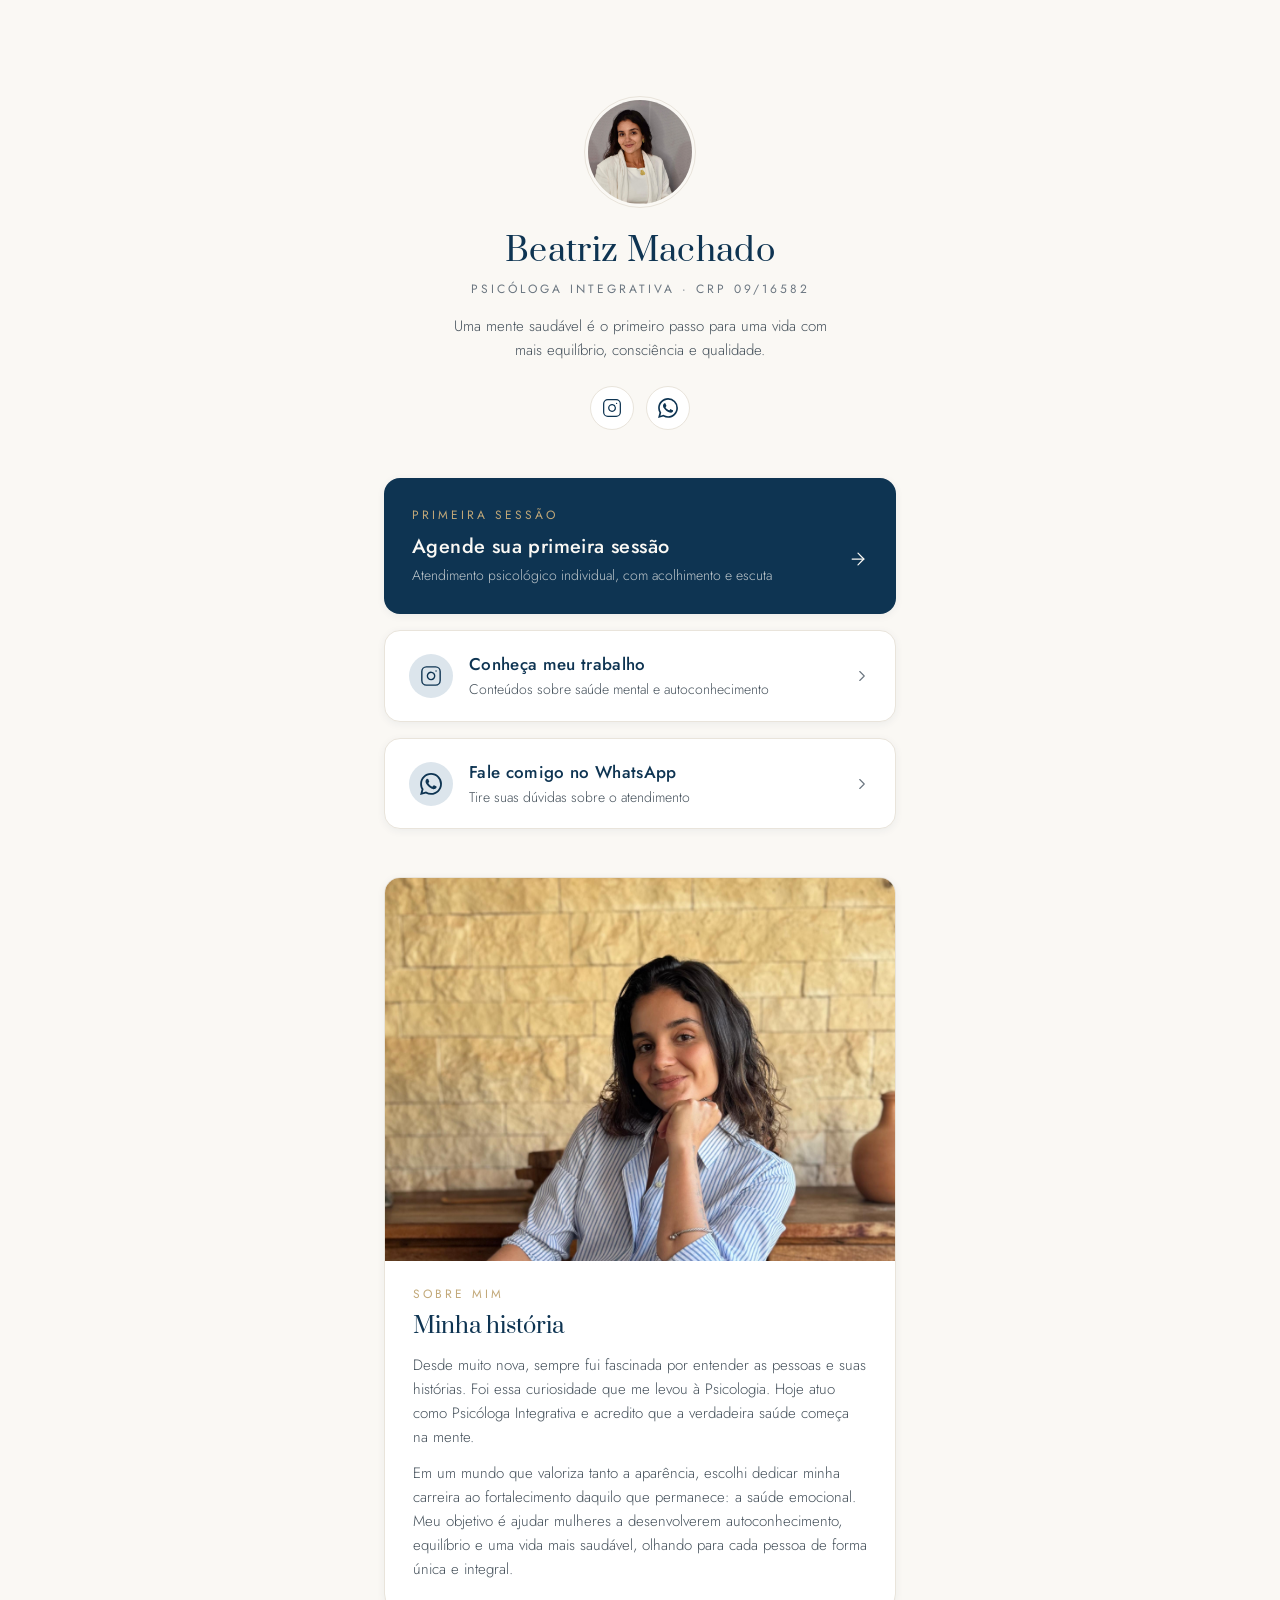
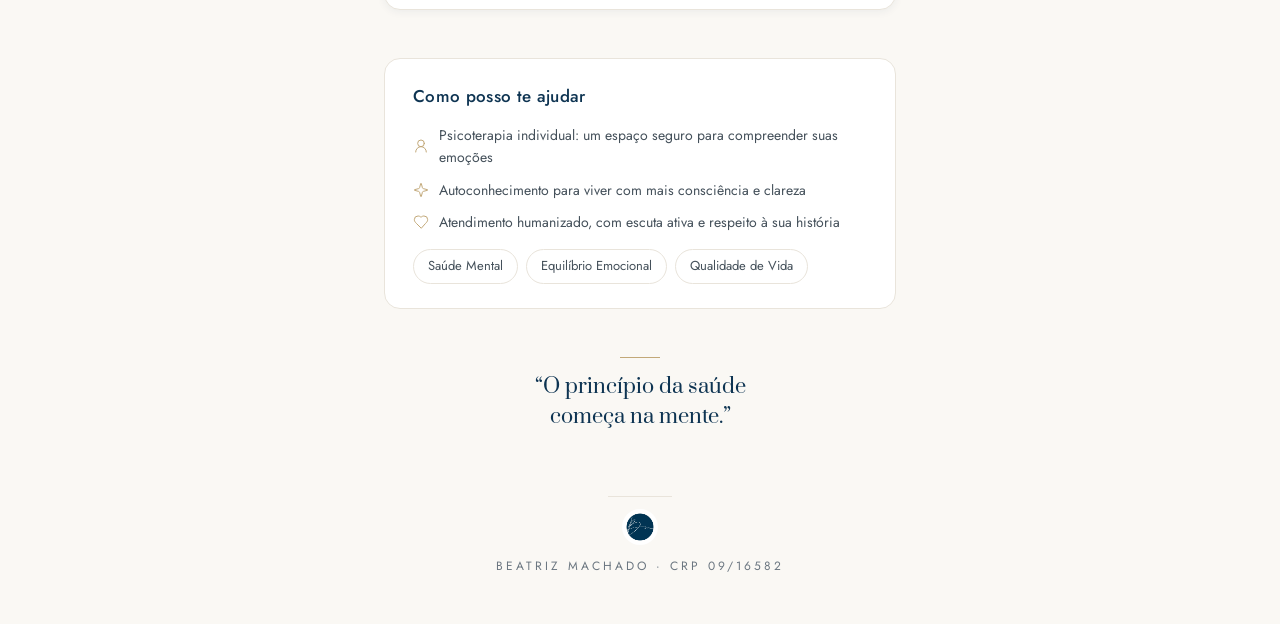
<file: deploy/index.html>
<!DOCTYPE html>
<html lang="pt-BR">
<head>
<meta charset="utf-8">
<meta name="viewport" content="width=device-width, initial-scale=1">
<title>Beatriz Machado · Psicóloga Integrativa</title>
<meta name="description" content="Psicóloga Integrativa que acredita que uma mente saudável é o primeiro passo para uma vida com mais equilíbrio, consciência e qualidade. Agende sua primeira sessão.">
<meta name="theme-color" content="#0E3452">
<meta property="og:type" content="website">
<meta property="og:title" content="Beatriz Machado · Psicóloga Integrativa">
<meta property="og:description" content="Uma mente saudável é o primeiro passo para uma vida com mais equilíbrio, consciência e qualidade. Agende sua primeira sessão.">
<meta property="og:image" content="assets/foto-1.jpeg">
<meta property="og:locale" content="pt_BR">
<link rel="icon" href="assets/logo-mark.jpeg" type="image/jpeg">
<link rel="preconnect" href="https://fonts.googleapis.com">
<link rel="preconnect" href="https://fonts.gstatic.com" crossorigin>
<link href="https://fonts.googleapis.com/css2?family=Prata&family=Jost:ital,wght@0,300;0,400;0,500;1,400&display=swap" rel="stylesheet">
<style>
  * { box-sizing: border-box; }
  body { margin: 0; background: #FAF8F4; font-family: 'Jost', sans-serif; color: #1F2A33; line-height: 1.6; }
  a { color: #0E3452; text-decoration: none; }
  main { max-width: 560px; margin: 0 auto; padding: 96px 24px 0; }

  @keyframes bmReveal { from { opacity: 0; transform: translateY(16px); } to { opacity: 1; transform: translateY(0); } }
  .reveal { animation: bmReveal 500ms cubic-bezier(0.25,0.1,0.25,1) both; }
  @media (prefers-reduced-motion: reduce) { * { animation: none !important; transition: none !important; } }

  /* Header */
  .bm-header { display: flex; flex-direction: column; align-items: center; text-align: center; }
  .bm-avatar { width: 112px; height: 112px; border-radius: 50%; padding: 3px; background: #FAF8F4; border: 1px solid #E9E4DB; }
  .bm-avatar img { width: 100%; height: 100%; border-radius: 50%; object-fit: cover; object-position: 50% 20%; }
  .bm-name { font-family: 'Prata', serif; font-weight: 400; font-size: 32px; line-height: 1.2; letter-spacing: 0.01em; color: #0E3452; margin: 24px 0 0; }
  .bm-caption { font-size: 12px; letter-spacing: 0.25em; text-transform: uppercase; color: #6B7680; margin: 10px 0 0; }
  .bm-bio { font-size: 15px; font-weight: 300; color: #44505A; margin: 14px 0 0; max-width: 400px; text-wrap: pretty; }

  /* Social buttons */
  .bm-socials { display: flex; gap: 12px; margin-top: 24px; }
  .bm-social { width: 44px; height: 44px; border-radius: 999px; border: 1px solid #E9E4DB; background: #FFFFFF; display: flex; align-items: center; justify-content: center; color: #0E3452; transition: background 200ms cubic-bezier(0.25,0.1,0.25,1), color 200ms, border-color 200ms; }
  .bm-social:hover { background: #0E3452; color: #FAF8F4; border-color: #0E3452; }

  /* CTA destaque */
  .bm-cta { display: block; margin-top: 48px; background: #0E3452; border-radius: 16px; padding: 28px; color: #FAF8F4; box-shadow: 0 2px 8px rgba(14,52,82,0.06); transition: transform 200ms cubic-bezier(0.25,0.1,0.25,1), box-shadow 200ms, background 200ms; }
  .bm-cta:hover { transform: translateY(-2px); box-shadow: 0 12px 32px rgba(14,52,82,0.14); background: #092539; color: #FAF8F4; }
  .bm-cta:active { transform: translateY(0) scale(0.99); }
  .bm-cta-kicker { margin: 0; font-size: 12px; letter-spacing: 0.25em; text-transform: uppercase; color: #C2A878; }
  .bm-cta-row { display: flex; align-items: center; justify-content: space-between; gap: 16px; margin-top: 8px; }
  .bm-cta-title { margin: 0; font-weight: 500; font-size: 20px; letter-spacing: 0.02em; line-height: 1.35; }
  .bm-cta-sub { margin: 4px 0 0; font-size: 14px; font-weight: 300; color: rgba(250,248,244,0.75); }

  /* Links */
  .bm-links { display: flex; flex-direction: column; gap: 16px; margin-top: 16px; }
  .bm-link { display: flex; align-items: center; gap: 16px; background: #FFFFFF; border: 1px solid #E9E4DB; border-radius: 16px; padding: 20px 24px; min-height: 76px; box-shadow: 0 2px 8px rgba(14,52,82,0.06); transition: transform 200ms cubic-bezier(0.25,0.1,0.25,1), box-shadow 200ms; }
  .bm-link:hover { transform: translateY(-2px); box-shadow: 0 6px 20px rgba(14,52,82,0.10); }
  .bm-link:active { transform: translateY(0) scale(0.99); }
  .bm-link-icon { width: 44px; height: 44px; border-radius: 999px; background: #DCE5EC; display: flex; align-items: center; justify-content: center; color: #0E3452; flex-shrink: 0; }
  .bm-link-body { flex: 1; min-width: 0; }
  .bm-link-title { display: block; font-weight: 500; font-size: 17px; letter-spacing: 0.02em; color: #0E3452; }
  .bm-link-desc { display: block; font-size: 14px; font-weight: 300; color: #44505A; }

  /* Sobre mim */
  .bm-about { background: #FFFFFF; border: 1px solid #E9E4DB; border-radius: 16px; margin-top: 48px; overflow: hidden; box-shadow: 0 2px 8px rgba(14,52,82,0.06); }
  .bm-about-photo { width: 100%; aspect-ratio: 4 / 3; object-fit: cover; object-position: 50% 28%; display: block; }
  .bm-about-body { padding: 24px 28px 28px; }
  .bm-about-kicker { margin: 0; font-size: 12px; letter-spacing: 0.25em; text-transform: uppercase; color: #C2A878; }
  .bm-about-title { margin: 8px 0 0; font-family: 'Prata', serif; font-weight: 400; font-size: 22px; line-height: 1.3; color: #0E3452; }
  .bm-about-text { margin: 12px 0 0; font-size: 15px; font-weight: 300; color: #44505A; text-wrap: pretty; }

  /* Card informativo */
  .bm-card { background: #FFFFFF; border: 1px solid #E9E4DB; border-radius: 16px; padding: 24px 28px; margin-top: 48px; }
  .bm-card-title { margin: 0; font-weight: 500; font-size: 17px; letter-spacing: 0.02em; color: #0E3452; }
  .bm-card-rows { display: flex; flex-direction: column; gap: 10px; margin-top: 14px; font-size: 14px; color: #44505A; }
  .bm-card-row { display: flex; align-items: center; gap: 10px; }
  .bm-card-row svg { flex-shrink: 0; }
  .bm-tags { display: flex; gap: 8px; margin-top: 16px; flex-wrap: wrap; }
  .bm-tag { font-size: 13px; padding: 6px 14px; border-radius: 999px; border: 1px solid #E9E4DB; color: #44505A; }

  /* Frase da marca */
  .bm-quote { display: flex; flex-direction: column; align-items: center; gap: 14px; margin-top: 48px; text-align: center; }
  .bm-quote-rule { width: 40px; height: 1px; background: #C2A878; }
  .bm-quote-text { margin: 0; font-family: 'Prata', serif; font-weight: 400; font-size: 20px; line-height: 1.5; color: #0E3452; max-width: 380px; text-wrap: balance; }

  /* Footer */
  .bm-footer { display: flex; flex-direction: column; align-items: center; gap: 12px; padding: 64px 0 48px; text-align: center; }
  .bm-footer-rule { width: 64px; height: 1px; background: #E9E4DB; }
  .bm-footer img { width: 36px; height: 36px; border-radius: 50%; object-fit: cover; }
  .bm-footer p { margin: 0; font-size: 12px; letter-spacing: 0.25em; text-transform: uppercase; color: #6B7680; }

  .d1 { animation-delay: 80ms; } .d2 { animation-delay: 160ms; } .d3 { animation-delay: 240ms; }
  .d4 { animation-delay: 400ms; } .d5 { animation-delay: 480ms; } .d6 { animation-delay: 560ms; }
</style>
</head>
<body>
<main>

  <!-- Header -->
  <header class="bm-header reveal">
    <div class="bm-avatar">
      <img src="assets/foto-1.jpeg" alt="Beatriz Machado">
    </div>
    <h1 class="bm-name">Beatriz Machado</h1>
    <p class="bm-caption">Psicóloga Integrativa · CRP 09/16582</p>
    <p class="bm-bio">Uma mente saudável é o primeiro passo para uma vida com mais equilíbrio, consciência e qualidade.</p>
    <div class="bm-socials">
      <a class="bm-social" href="https://www.instagram.com/beatriz.machadoa/" target="_blank" rel="noopener" aria-label="Instagram">
        <svg width="20" height="20" viewBox="0 0 24 24" fill="none" stroke="currentColor" stroke-width="1.5" stroke-linecap="round" stroke-linejoin="round"><rect width="20" height="20" x="2" y="2" rx="5" ry="5"/><path d="M16 11.37A4 4 0 1 1 12.63 8 4 4 0 0 1 16 11.37z"/><line x1="17.5" x2="17.51" y1="6.5" y2="6.5"/></svg>
      </a>
      <a class="bm-social" href="https://wa.me/5562999264787" target="_blank" rel="noopener" aria-label="WhatsApp">
        <svg width="20" height="20" viewBox="0 0 24 24" fill="currentColor"><path d="M17.472 14.382c-.297-.149-1.758-.867-2.03-.967-.273-.099-.471-.148-.67.15-.197.297-.767.966-.94 1.164-.173.199-.347.223-.644.075-.297-.15-1.255-.463-2.39-1.475-.883-.788-1.48-1.761-1.653-2.059-.173-.297-.018-.458.13-.606.134-.133.298-.347.446-.52.149-.174.198-.298.298-.497.099-.198.05-.371-.025-.52-.075-.149-.669-1.612-.916-2.207-.242-.579-.487-.5-.669-.51-.173-.008-.371-.01-.57-.01-.198 0-.52.074-.792.372-.272.297-1.04 1.016-1.04 2.479 0 1.462 1.065 2.875 1.213 3.074.149.198 2.096 3.2 5.077 4.487.709.306 1.262.489 1.694.625.712.227 1.36.195 1.871.118.571-.085 1.758-.719 2.006-1.413.248-.694.248-1.289.173-1.413-.074-.124-.272-.198-.57-.347m-5.421 7.403h-.004a9.87 9.87 0 0 1-5.031-1.378l-.361-.214-3.741.982.998-3.648-.235-.374a9.86 9.86 0 0 1-1.51-5.26c.001-5.45 4.436-9.884 9.888-9.884 2.64 0 5.122 1.03 6.988 2.898a9.825 9.825 0 0 1 2.893 6.994c-.003 5.45-4.437 9.884-9.885 9.884m8.413-18.297A11.815 11.815 0 0 0 12.05 0C5.495 0 .16 5.335.157 11.892c0 2.096.547 4.142 1.588 5.945L.057 24l6.305-1.654a11.882 11.882 0 0 0 5.683 1.448h.005c6.554 0 11.89-5.335 11.893-11.893a11.821 11.821 0 0 0-3.48-8.413Z"/></svg>
      </a>
    </div>
  </header>

  <!-- CTA destaque -->
  <a class="bm-cta reveal d1" href="https://wa.me/5562999264787" target="_blank" rel="noopener">
    <p class="bm-cta-kicker">Primeira sessão</p>
    <div class="bm-cta-row">
      <div>
        <p class="bm-cta-title">Agende sua primeira sessão</p>
        <p class="bm-cta-sub">Atendimento psicológico individual, com acolhimento e escuta</p>
      </div>
      <svg width="20" height="20" viewBox="0 0 24 24" fill="none" stroke="currentColor" stroke-width="1.5" stroke-linecap="round" stroke-linejoin="round" style="flex-shrink: 0;"><path d="M5 12h14"/><path d="m12 5 7 7-7 7"/></svg>
    </div>
  </a>

  <!-- Links -->
  <nav class="bm-links">
    <a class="bm-link reveal d2" href="https://www.instagram.com/beatriz.machadoa/" target="_blank" rel="noopener">
      <span class="bm-link-icon">
        <svg width="22" height="22" viewBox="0 0 24 24" fill="none" stroke="currentColor" stroke-width="1.5" stroke-linecap="round" stroke-linejoin="round"><rect width="20" height="20" x="2" y="2" rx="5" ry="5"/><path d="M16 11.37A4 4 0 1 1 12.63 8 4 4 0 0 1 16 11.37z"/><line x1="17.5" x2="17.51" y1="6.5" y2="6.5"/></svg>
      </span>
      <span class="bm-link-body">
        <span class="bm-link-title">Conheça meu trabalho</span>
        <span class="bm-link-desc">Conteúdos sobre saúde mental e autoconhecimento</span>
      </span>
      <svg width="18" height="18" viewBox="0 0 24 24" fill="none" stroke="#6B7680" stroke-width="1.5" stroke-linecap="round" stroke-linejoin="round" style="flex-shrink: 0;"><path d="m9 18 6-6-6-6"/></svg>
    </a>
    <a class="bm-link reveal d3" href="https://wa.me/5562999264787" target="_blank" rel="noopener">
      <span class="bm-link-icon">
        <svg width="22" height="22" viewBox="0 0 24 24" fill="currentColor"><path d="M17.472 14.382c-.297-.149-1.758-.867-2.03-.967-.273-.099-.471-.148-.67.15-.197.297-.767.966-.94 1.164-.173.199-.347.223-.644.075-.297-.15-1.255-.463-2.39-1.475-.883-.788-1.48-1.761-1.653-2.059-.173-.297-.018-.458.13-.606.134-.133.298-.347.446-.52.149-.174.198-.298.298-.497.099-.198.05-.371-.025-.52-.075-.149-.669-1.612-.916-2.207-.242-.579-.487-.5-.669-.51-.173-.008-.371-.01-.57-.01-.198 0-.52.074-.792.372-.272.297-1.04 1.016-1.04 2.479 0 1.462 1.065 2.875 1.213 3.074.149.198 2.096 3.2 5.077 4.487.709.306 1.262.489 1.694.625.712.227 1.36.195 1.871.118.571-.085 1.758-.719 2.006-1.413.248-.694.248-1.289.173-1.413-.074-.124-.272-.198-.57-.347m-5.421 7.403h-.004a9.87 9.87 0 0 1-5.031-1.378l-.361-.214-3.741.982.998-3.648-.235-.374a9.86 9.86 0 0 1-1.51-5.26c.001-5.45 4.436-9.884 9.888-9.884 2.64 0 5.122 1.03 6.988 2.898a9.825 9.825 0 0 1 2.893 6.994c-.003 5.45-4.437 9.884-9.885 9.884m8.413-18.297A11.815 11.815 0 0 0 12.05 0C5.495 0 .16 5.335.157 11.892c0 2.096.547 4.142 1.588 5.945L.057 24l6.305-1.654a11.882 11.882 0 0 0 5.683 1.448h.005c6.554 0 11.89-5.335 11.893-11.893a11.821 11.821 0 0 0-3.48-8.413Z"/></svg>
      </span>
      <span class="bm-link-body">
        <span class="bm-link-title">Fale comigo no WhatsApp</span>
        <span class="bm-link-desc">Tire suas dúvidas sobre o atendimento</span>
      </span>
      <svg width="18" height="18" viewBox="0 0 24 24" fill="none" stroke="#6B7680" stroke-width="1.5" stroke-linecap="round" stroke-linejoin="round" style="flex-shrink: 0;"><path d="m9 18 6-6-6-6"/></svg>
    </a>
  </nav>

  <!-- Sobre mim -->
  <section class="bm-about reveal d4">
    <img class="bm-about-photo" src="assets/foto-2.jpeg" alt="Beatriz Machado sentada à mesa, sorrindo">
    <div class="bm-about-body">
      <p class="bm-about-kicker">Sobre mim</p>
      <h2 class="bm-about-title">Minha história</h2>
      <p class="bm-about-text">Desde muito nova, sempre fui fascinada por entender as pessoas e suas histórias. Foi essa curiosidade que me levou à Psicologia. Hoje atuo como Psicóloga Integrativa e acredito que a verdadeira saúde começa na mente.</p>
      <p class="bm-about-text">Em um mundo que valoriza tanto a aparência, escolhi dedicar minha carreira ao fortalecimento daquilo que permanece: a saúde emocional. Meu objetivo é ajudar mulheres a desenvolverem autoconhecimento, equilíbrio e uma vida mais saudável, olhando para cada pessoa de forma única e integral.</p>
    </div>
  </section>

  <!-- Card informativo -->
  <section class="bm-card reveal d5">
    <p class="bm-card-title">Como posso te ajudar</p>
    <div class="bm-card-rows">
      <div class="bm-card-row">
        <svg width="16" height="16" viewBox="0 0 24 24" fill="none" stroke="#C2A878" stroke-width="1.5" stroke-linecap="round" stroke-linejoin="round"><circle cx="12" cy="8" r="5"/><path d="M20 21a8 8 0 0 0-16 0"/></svg>
        Psicoterapia individual: um espaço seguro para compreender suas emoções
      </div>
      <div class="bm-card-row">
        <svg width="16" height="16" viewBox="0 0 24 24" fill="none" stroke="#C2A878" stroke-width="1.5" stroke-linecap="round" stroke-linejoin="round"><path d="M9.937 15.5A2 2 0 0 0 8.5 14.063l-6.135-1.582a.5.5 0 0 1 0-.962L8.5 9.936A2 2 0 0 0 9.937 8.5l1.582-6.135a.5.5 0 0 1 .963 0L14.063 8.5A2 2 0 0 0 15.5 9.937l6.135 1.581a.5.5 0 0 1 0 .964L15.5 14.063a2 2 0 0 0-1.437 1.437l-1.582 6.135a.5.5 0 0 1-.963 0z"/></svg>
        Autoconhecimento para viver com mais consciência e clareza
      </div>
      <div class="bm-card-row">
        <svg width="16" height="16" viewBox="0 0 24 24" fill="none" stroke="#C2A878" stroke-width="1.5" stroke-linecap="round" stroke-linejoin="round"><path d="M19 14c1.49-1.46 3-3.21 3-5.5A5.5 5.5 0 0 0 16.5 3c-1.76 0-3 .5-4.5 2-1.5-1.5-2.74-2-4.5-2A5.5 5.5 0 0 0 2 8.5c0 2.3 1.5 4.05 3 5.5l7 7Z"/></svg>
        Atendimento humanizado, com escuta ativa e respeito à sua história
      </div>
    </div>
    <div class="bm-tags">
      <span class="bm-tag">Saúde Mental</span>
      <span class="bm-tag">Equilíbrio Emocional</span>
      <span class="bm-tag">Qualidade de Vida</span>
    </div>
  </section>

  <!-- Frase da marca -->
  <section class="bm-quote reveal d6">
    <div class="bm-quote-rule"></div>
    <p class="bm-quote-text">“O princípio da saúde começa na mente.”</p>
  </section>

  <!-- Footer -->
  <footer class="bm-footer">
    <div class="bm-footer-rule"></div>
    <img src="assets/logo-mark.jpeg" alt="">
    <p>Beatriz Machado · CRP 09/16582</p>
  </footer>
</main>
</body>
</html>
</file>
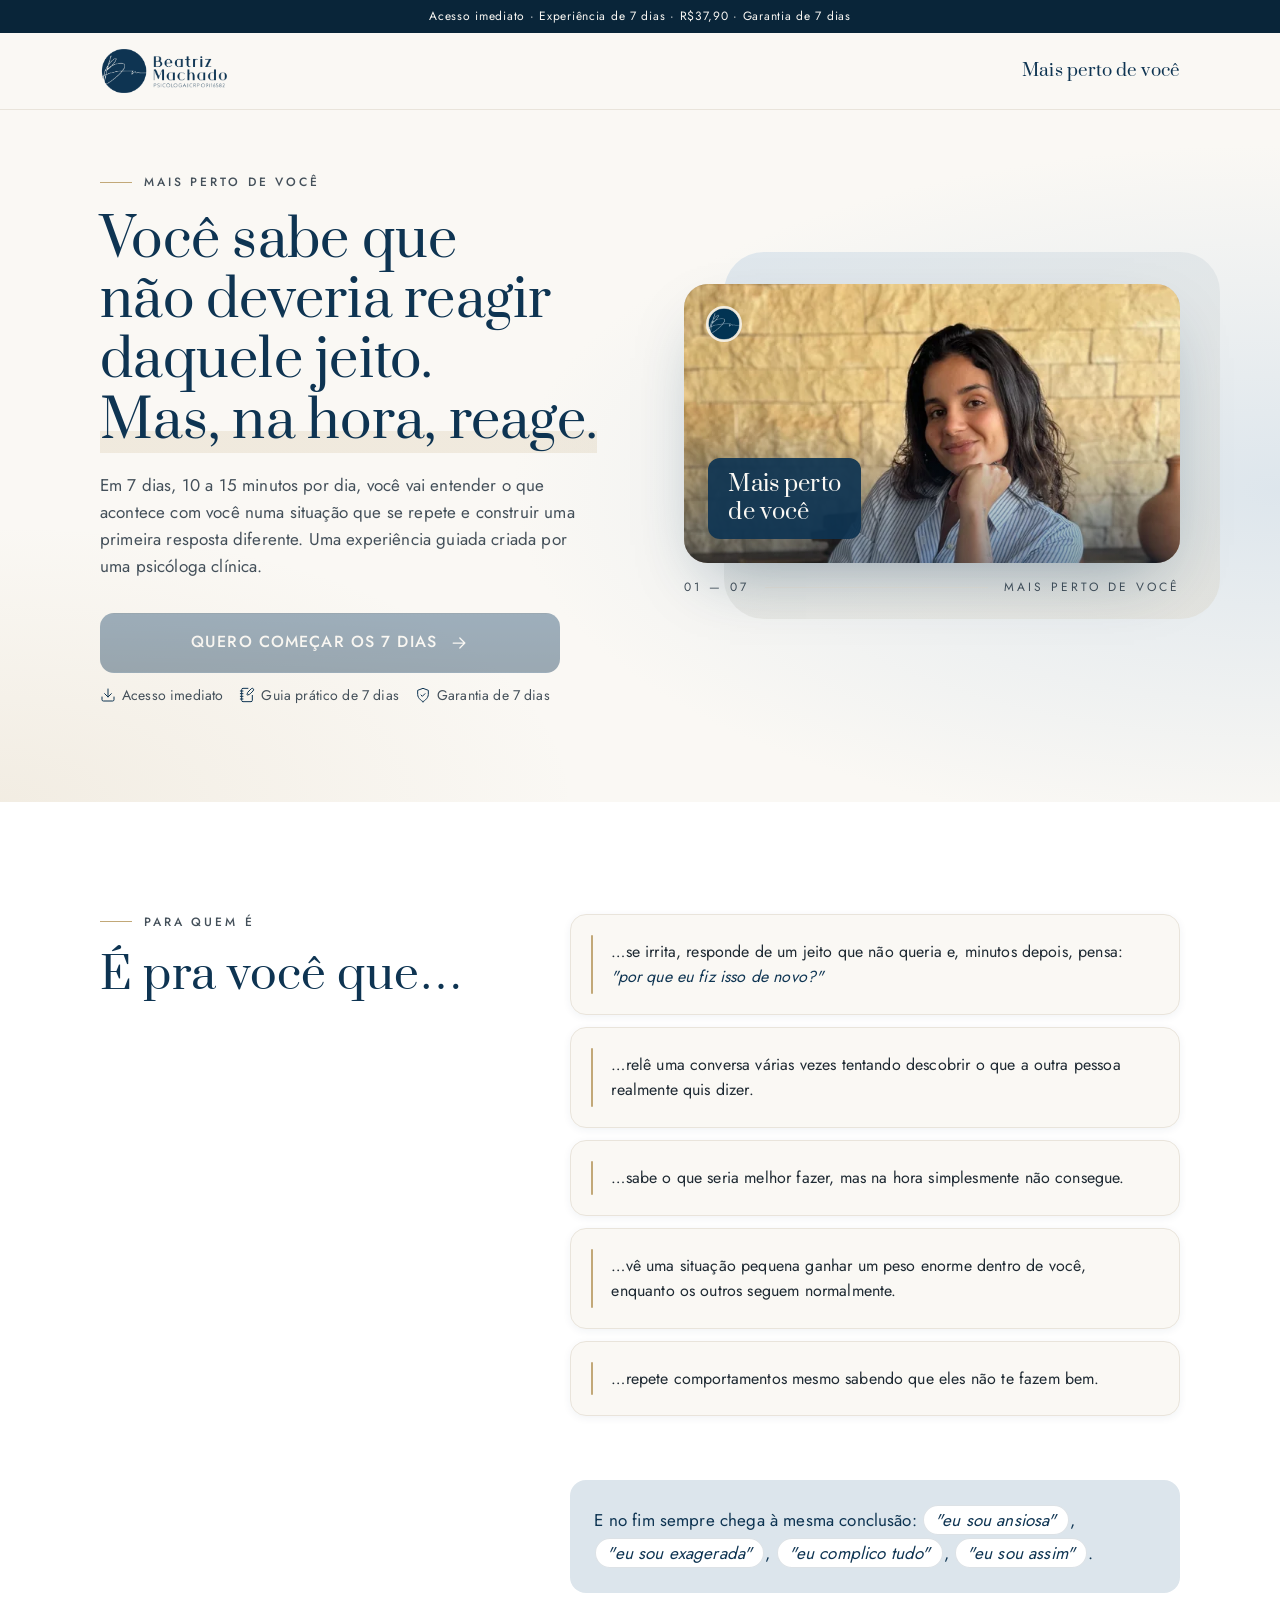
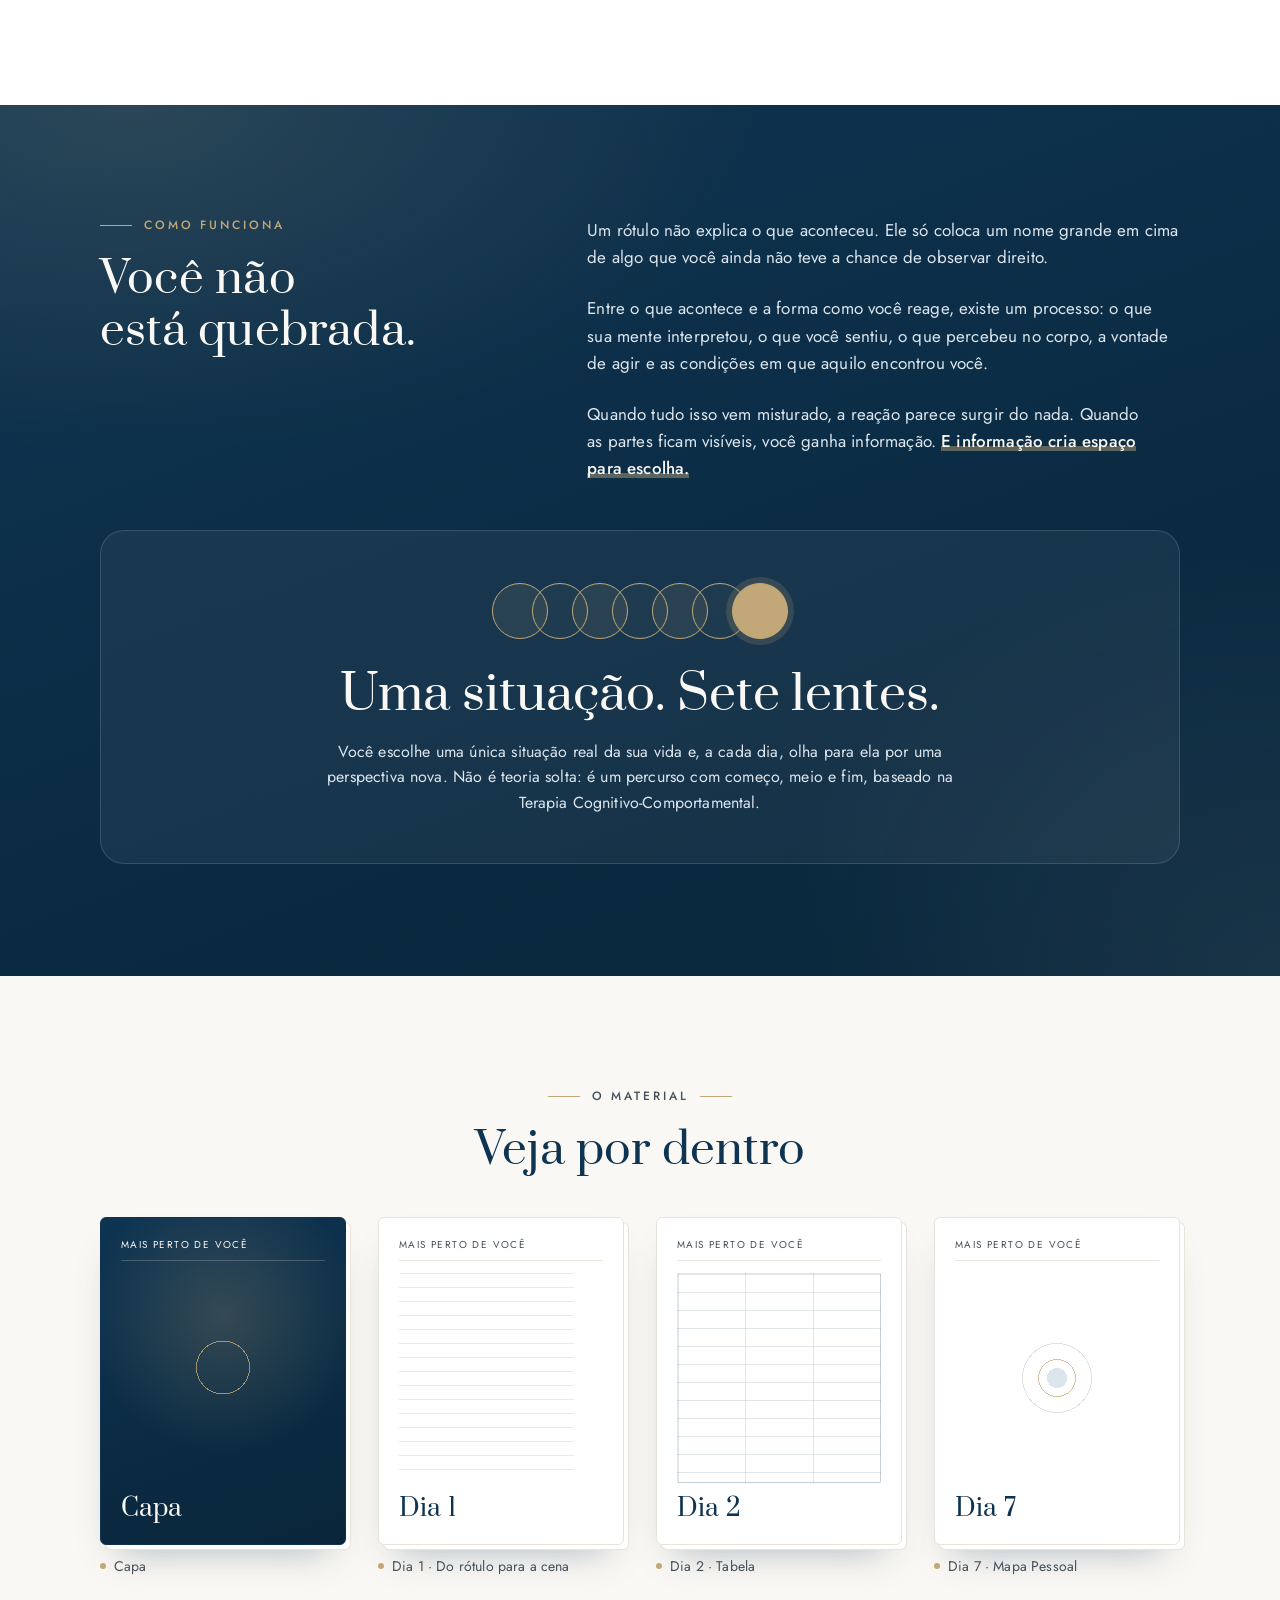
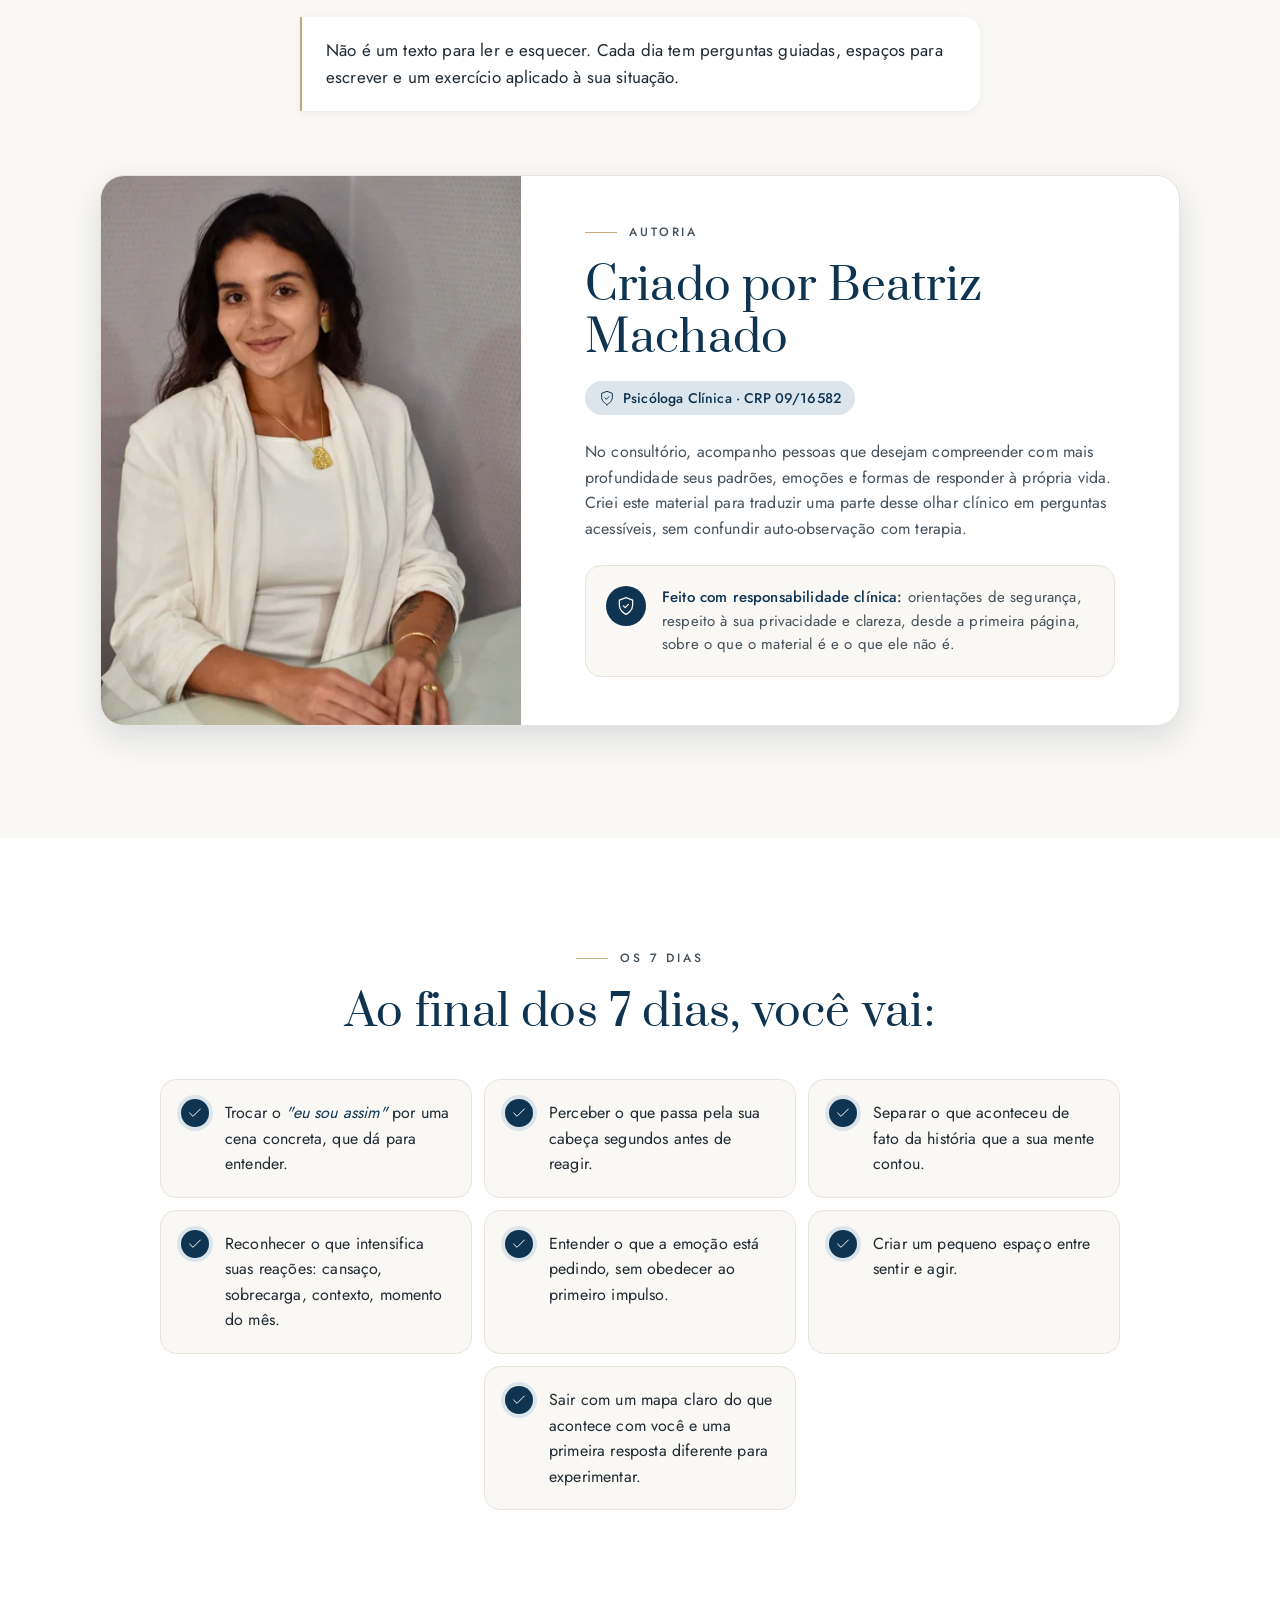
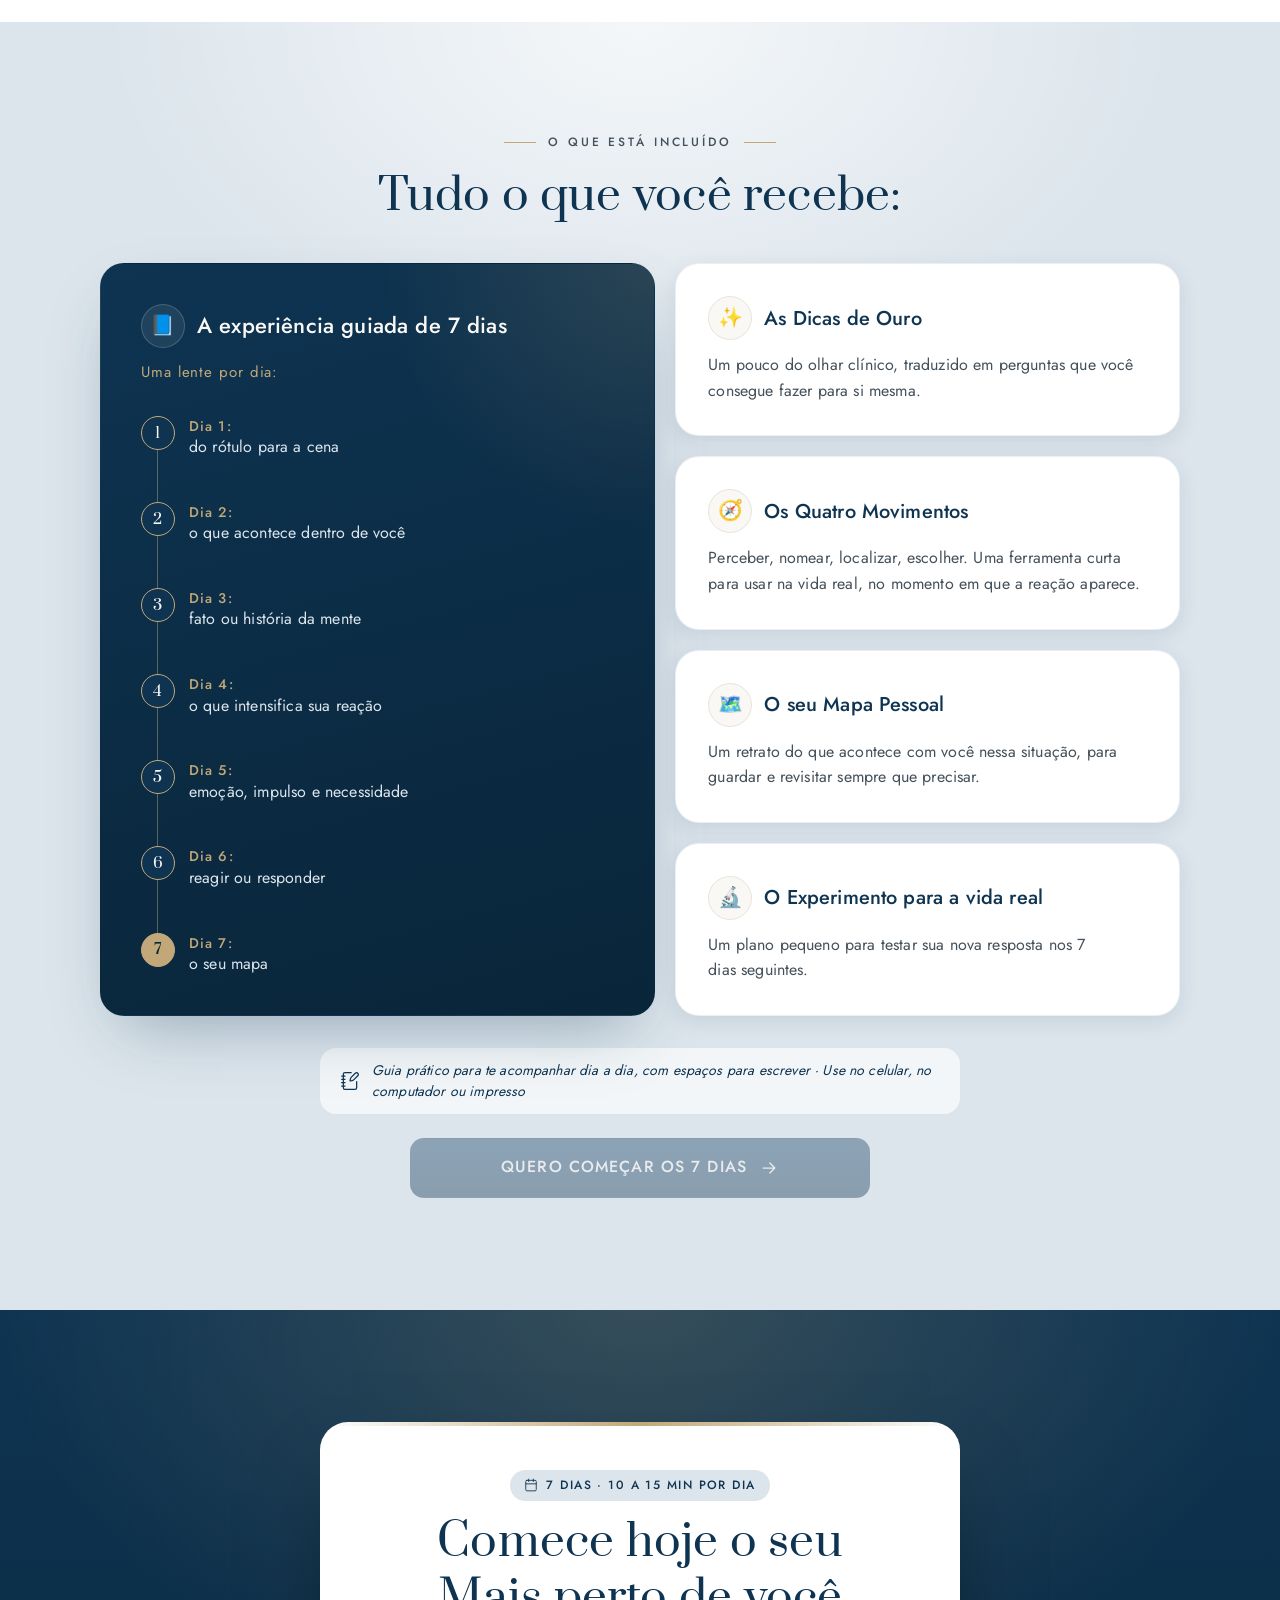
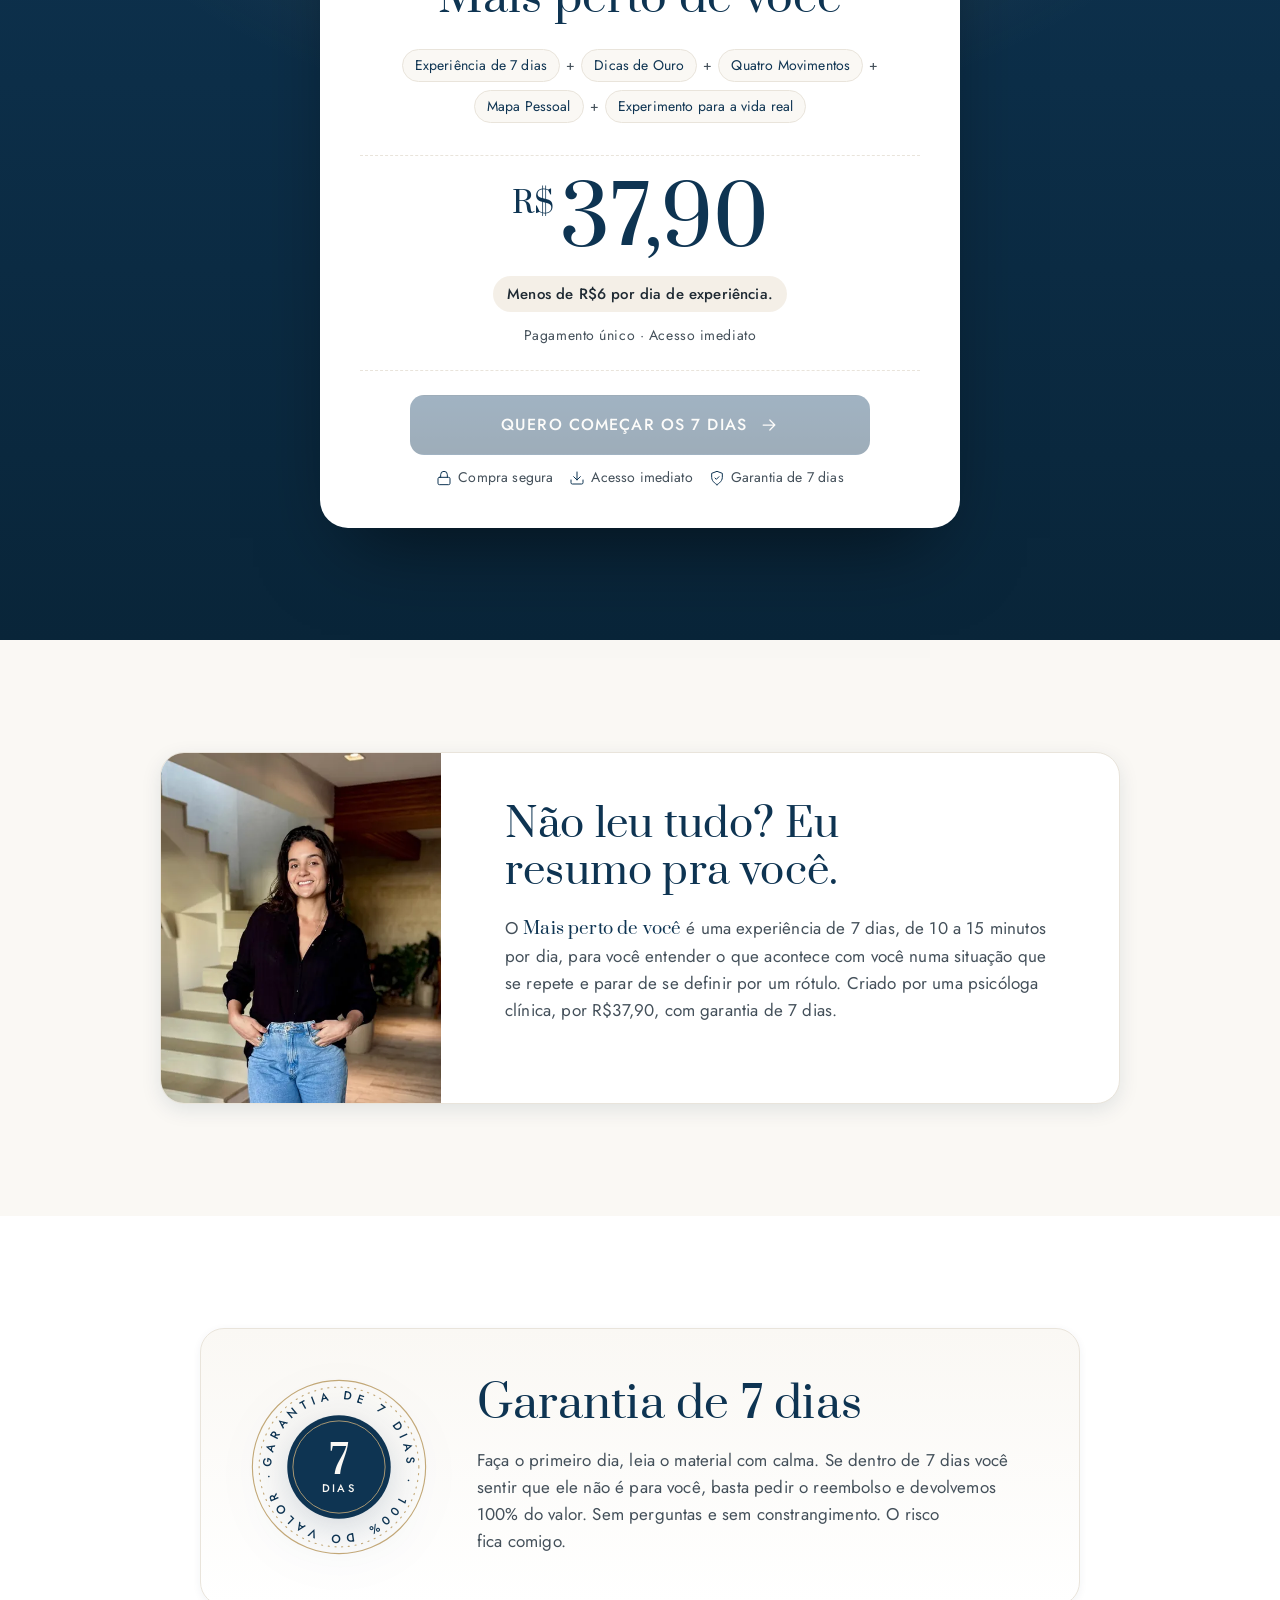
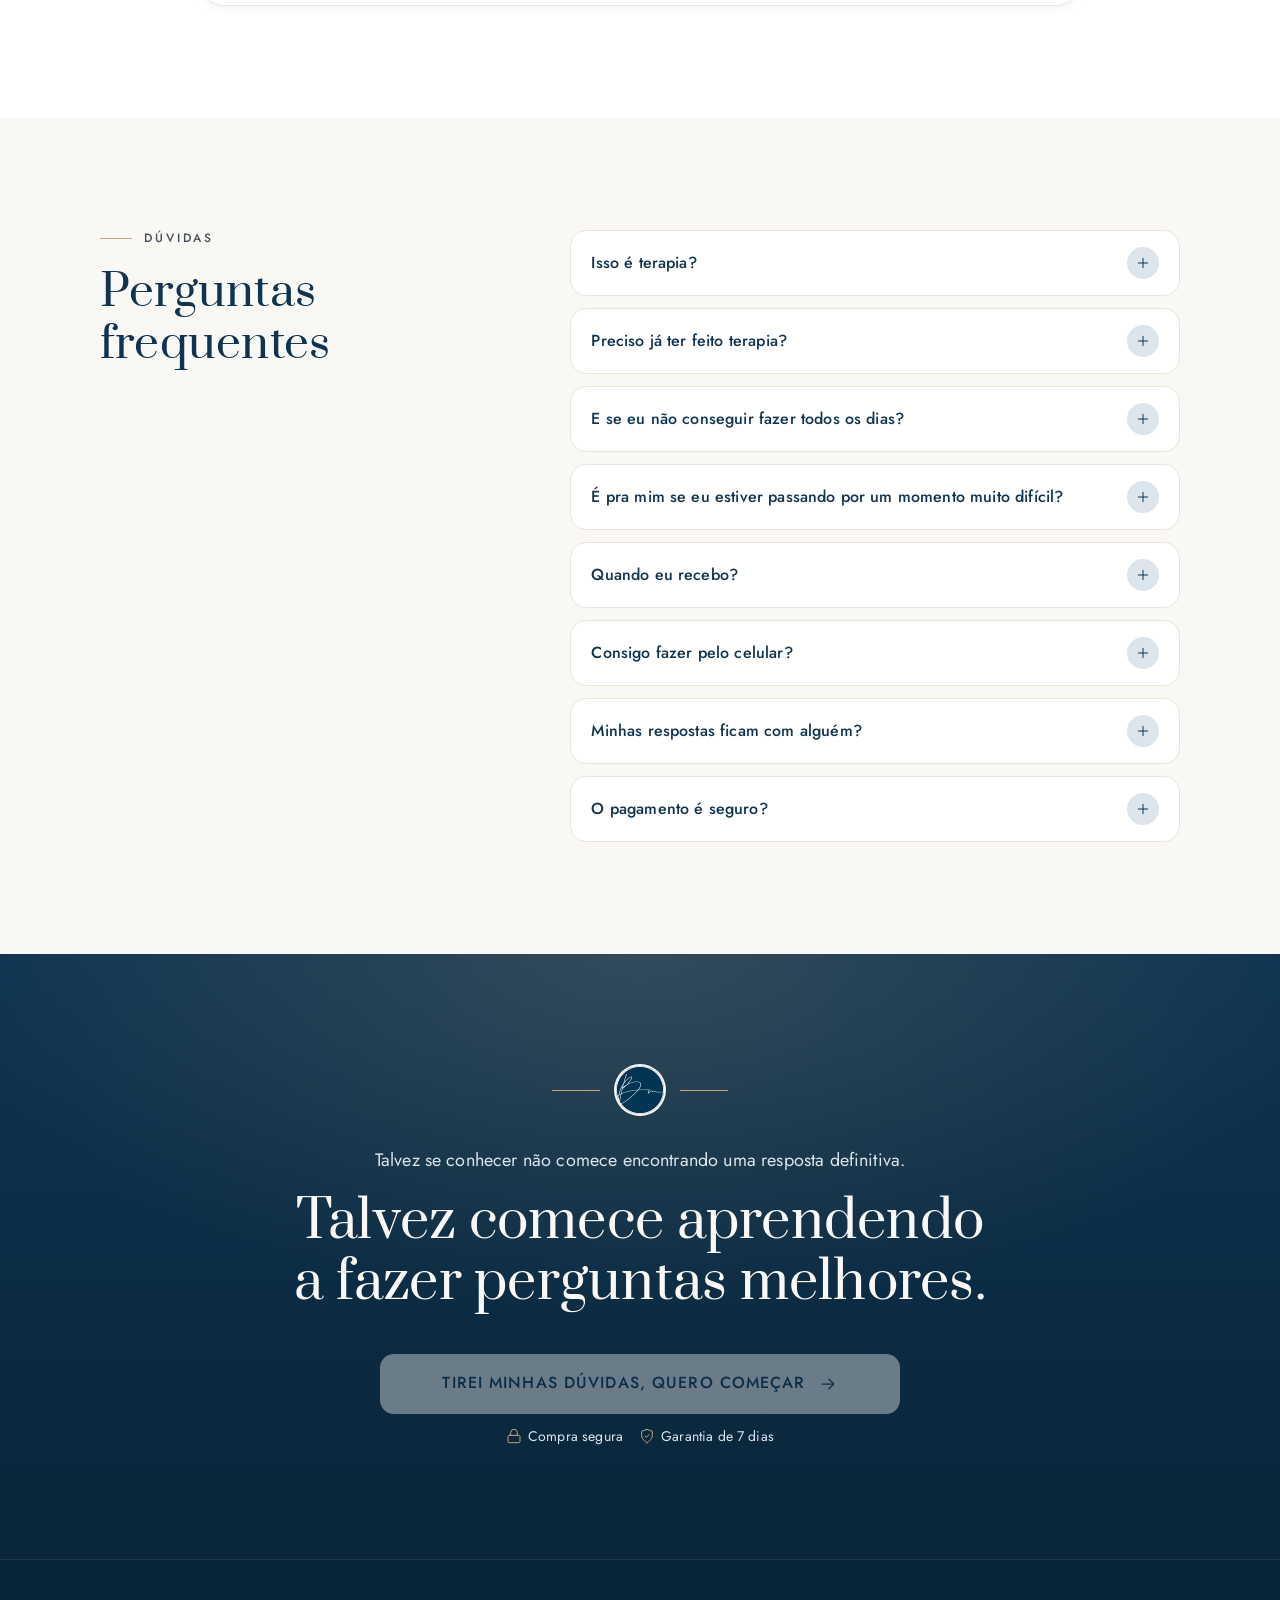
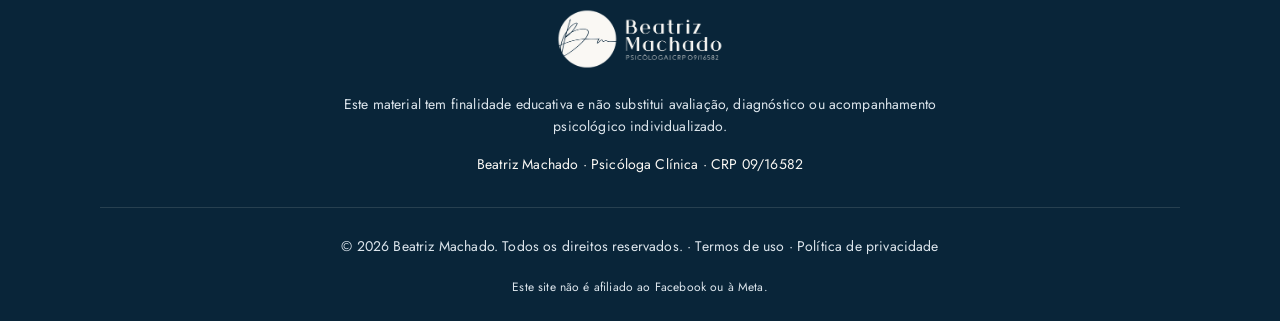
<file: deploy/mais-perto-de-voce/index.html>
<!DOCTYPE html>
<html lang="pt-BR">
<head>
  <meta charset="utf-8">
  <meta name="viewport" content="width=device-width, initial-scale=1">
  <title>Mais perto de você · Beatriz Machado</title>
  <meta name="description" content="Em 7 dias, 10 a 15 minutos por dia, você vai entender o que acontece com você numa situação que se repete e construir uma primeira resposta diferente. Uma experiência guiada criada por uma psicóloga clínica.">
  <meta name="theme-color" content="#FAF8F4">
  <meta property="og:type" content="website">
  <meta property="og:locale" content="pt_BR">
  <meta property="og:title" content="Mais perto de você · Beatriz Machado">
  <meta property="og:description" content="Em 7 dias, 10 a 15 minutos por dia, você vai entender o que acontece com você numa situação que se repete e construir uma primeira resposta diferente. Uma experiência guiada criada por uma psicóloga clínica.">
  <!-- PUBLICAÇÃO: substituir a URL relativa abaixo pela URL pública absoluta. Ver PAGINA-DE-VENDAS.md. -->
  <meta property="og:image" content="/mais-perto-de-voce/assets/og-image.jpg">
  <meta property="og:image:width" content="1200">
  <meta property="og:image:height" content="630">
  <meta property="og:image:alt" content="Mais perto de você, de Beatriz Machado, Psicóloga Clínica · CRP 09/16582">
  <meta name="twitter:card" content="summary_large_image">
  <link rel="icon" href="assets/favicon.png" type="image/png">
  <link rel="preload" href="assets/prata-latin.woff2" as="font" type="font/woff2" crossorigin>
  <link rel="preload" href="assets/jost-latin.woff2" as="font" type="font/woff2" crossorigin>
  <link rel="stylesheet" href="styles.css">
  <script src="config.js" defer></script>
  <script src="main.js" defer></script>
</head>
<body>
  <a class="skip-link" href="#conteudo">Ir para o conteúdo</a>

  <!-- Ícones de linha (Lucide, traço 1.5) reutilizados com <use>. -->
  <svg class="icon-sprite" aria-hidden="true" focusable="false" width="0" height="0">
    <symbol id="i-arrow" viewBox="0 0 24 24"><path d="M5 12h14m-6-6 6 6-6 6"/></symbol>
    <symbol id="i-check" viewBox="0 0 24 24"><path d="M20 6 9 17l-5-5"/></symbol>
    <symbol id="i-lock" viewBox="0 0 24 24"><rect width="18" height="11" x="3" y="11" rx="2"/><path d="M7 11V7a5 5 0 0 1 10 0v4"/></symbol>
    <symbol id="i-download" viewBox="0 0 24 24"><path d="M21 15v4a2 2 0 0 1-2 2H5a2 2 0 0 1-2-2v-4"/><path d="m7 10 5 5 5-5"/><path d="M12 15V3"/></symbol>
    <symbol id="i-file" viewBox="0 0 24 24"><path d="M15 2H6a2 2 0 0 0-2 2v16a2 2 0 0 0 2 2h12a2 2 0 0 0 2-2V7Z"/><path d="M14 2v4a2 2 0 0 0 2 2h4"/><path d="M16 13H8"/><path d="M16 17H8"/><path d="M10 9H8"/></symbol>
    <symbol id="i-notebook" viewBox="0 0 24 24"><path d="M13.4 2H6a2 2 0 0 0-2 2v16a2 2 0 0 0 2 2h12a2 2 0 0 0 2-2v-7.4"/><path d="M2 6h4M2 10h4M2 14h4M2 18h4"/><path d="M21.378 5.626a1 1 0 1 0-3.004-3.004l-5.01 5.012a2 2 0 0 0-.506.854l-.837 2.87a.5.5 0 0 0 .62.62l2.87-.837a2 2 0 0 0 .854-.506z"/></symbol>
    <symbol id="i-shield" viewBox="0 0 24 24"><path d="M12 22s8-4 8-11V5l-8-3-8 3v6c0 7 8 11 8 11Z"/><path d="m9 12 2 2 4-4"/></symbol>
    <symbol id="i-calendar" viewBox="0 0 24 24"><rect width="18" height="18" x="3" y="4" rx="2"/><path d="M16 2v4"/><path d="M8 2v4"/><path d="M3 10h18"/></symbol>
    <symbol id="i-plus" viewBox="0 0 24 24"><path d="M5 12h14"/><path d="M12 5v14"/></symbol>
    <symbol id="i-minus" viewBox="0 0 24 24"><path d="M5 12h14"/></symbol>
  </svg>

  <header class="site-header">
    <!-- 01 · Barra de topo -->
    <div class="topbar">
      <p class="container"><span>Acesso imediato</span> · <span>Experiência de 7 dias</span> · <span>R$37,90</span> · <span>Garantia de 7 dias</span></p>
    </div>
    <div class="masthead container">
      <div class="brand">
        <img src="assets/logo-navy-400.webp" width="400" height="149" alt="Beatriz Machado, Psicóloga, CRP 09/16582">
      </div>
      <span class="masthead-title">Mais perto de você</span>
    </div>
  </header>

  <main id="conteudo">
    <!-- 02 · Cabeça: headline + VSL + CTA -->
    <section class="hero" id="hero" aria-labelledby="hero-title">
      <div class="hero-grid container">
        <div class="hero-intro">
          <p class="eyebrow"><span class="eyebrow-rule" aria-hidden="true"></span>Mais perto de você</p>
          <h1 id="hero-title">Você sabe que não deveria reagir daquele jeito. <br class="hero-break"><span>Mas, na hora, reage.</span></h1>
          <p class="hero-description">Em 7 dias, 10 a 15 minutos por dia, você vai entender o que acontece com você numa situação que se repete e construir uma primeira resposta diferente. Uma experiência guiada criada por uma psicóloga clínica.</p>
        </div>

        <div class="hero-visual">
          <div class="vsl-shell" id="vsl-shell" data-aspect="16:9">
            <picture class="vsl-poster">
              <source type="image/webp" srcset="assets/vsl-640.webp 640w, assets/vsl-960.webp 960w" sizes="(min-width: 1120px) 480px, (min-width: 768px) 600px, calc(100vw - 40px)">
              <img src="assets/vsl-640.webp" width="960" height="540" alt="Beatriz Machado, de camisa azul, sentada à mesa em um ambiente de pedra e madeira" fetchpriority="high">
            </picture>
            <div class="vsl-caption"><span>Mais perto<br>de você</span></div>
            <div class="vsl-placeholder" id="vsl-placeholder" role="img" aria-label="Espaço reservado para o vídeo de Beatriz Machado">
              <img src="assets/monograma-96.webp" width="32" height="32" alt="">
            </div>
            <button class="vsl-facade" id="vsl-facade" type="button" aria-label="Reproduzir vídeo de Beatriz Machado" hidden>
              <span class="play-icon"><svg viewBox="0 0 24 24" width="26" height="26" fill="currentColor" stroke="currentColor" stroke-width="1.5" stroke-linejoin="round" aria-hidden="true"><path d="m9 5 11 7-11 7V5Z"/></svg></span>
            </button>
            <div class="vsl-player" id="vsl-player"></div>
          </div>
          <div class="visual-detail" aria-hidden="true"><span>01 — 07</span><span class="detail-line"></span><span>Mais perto de você</span></div>
        </div>

        <div class="hero-purchase">
          <a class="button button-primary button-xl" data-checkout role="button" aria-disabled="true" tabindex="-1"><span>QUERO COMEÇAR OS 7 DIAS</span><svg class="button-arrow" width="20" height="20" aria-hidden="true"><use href="#i-arrow"/></svg></a>
          <p class="purchase-note trust-note"><span class="trust-item"><svg class="icon" width="16" height="16" aria-hidden="true"><use href="#i-download"/></svg>Acesso imediato</span> <span class="trust-sep">·</span> <span class="trust-item"><svg class="icon" width="16" height="16" aria-hidden="true"><use href="#i-notebook"/></svg>Guia prático de 7 dias</span> <span class="trust-sep">·</span> <span class="trust-item"><svg class="icon" width="16" height="16" aria-hidden="true"><use href="#i-shield"/></svg>Garantia de 7 dias</span></p>
        </div>
      </div>
    </section>

    <!-- 03 · Identificação -->
    <section class="identification section" id="identificacao" aria-labelledby="identification-title">
      <div class="container identification-inner">
        <div class="section-head" data-reveal>
          <p class="eyebrow" aria-hidden="true"><span class="eyebrow-rule"></span>Para quem é</p>
          <h2 id="identification-title">É pra você que…</h2>
        </div>
        <ul class="identification-list">
          <li data-reveal>…se irrita, responde de um jeito que não queria e, minutos depois, pensa: <em>"por que eu fiz isso de novo?"</em></li>
          <li data-reveal>…relê uma conversa várias vezes tentando descobrir o que a outra pessoa realmente quis dizer.</li>
          <li data-reveal>…sabe o que seria melhor fazer, mas na hora simplesmente não consegue.</li>
          <li data-reveal>…vê uma situação pequena ganhar um peso enorme dentro de você, enquanto os outros seguem normalmente.</li>
          <li data-reveal>…repete comportamentos mesmo sabendo que eles não te fazem bem.</li>
        </ul>
        <p class="identification-conclusion" data-reveal>E no fim sempre chega à mesma conclusão: <em>"eu sou ansiosa"</em>, <em>"eu sou exagerada"</em>, <em>"eu complico tudo"</em>, <em>"eu sou assim"</em>.</p>
      </div>
    </section>

    <!-- 04 · Mecanismo -->
    <section class="mechanism section" id="mecanismo" aria-labelledby="mechanism-title">
      <div class="container mechanism-inner">
        <div class="section-head" data-reveal>
          <p class="eyebrow" aria-hidden="true"><span class="eyebrow-rule"></span>Como funciona</p>
          <h2 id="mechanism-title">Você não está quebrada.</h2>
        </div>
        <div class="mechanism-copy prose" data-reveal>
          <p>Um rótulo não explica o que aconteceu. Ele só coloca um nome grande em cima de algo que você ainda não teve a chance de observar direito.</p>
          <p>Entre o que acontece e a forma como você reage, existe um processo: o que sua mente interpretou, o que você sentiu, o que percebeu no corpo, a vontade de agir e as condições em que aquilo encontrou você.</p>
          <p>Quando tudo isso vem misturado, a reação parece surgir do nada. Quando as partes ficam visíveis, você ganha informação. <strong>E informação cria espaço para escolha.</strong></p>
        </div>
        <div class="mechanism-highlight" data-reveal>
          <div class="lenses" aria-hidden="true"><span></span><span></span><span></span><span></span><span></span><span></span><span></span></div>
          <h3>Uma situação. Sete lentes.</h3>
          <p>Você escolhe uma única situação real da sua vida e, a cada dia, olha para ela por uma perspectiva nova. Não é teoria solta: é um percurso com começo, meio e fim, baseado na Terapia Cognitivo-Comportamental.</p>
        </div>
      </div>
    </section>

    <!-- 05 · Prova: páginas do e-book + autoria + depoimentos (flag) -->
    <section class="proof section" id="prova" aria-labelledby="proof-title">
      <div class="container">
        <div class="section-head section-head-center" data-reveal>
          <p class="eyebrow" aria-hidden="true"><span class="eyebrow-rule"></span>O material<span class="eyebrow-rule"></span></p>
          <h2 id="proof-title">Veja por dentro</h2>
        </div>

        <!--
          Galeria de páginas do e-book. Enquanto as imagens não existirem, cada slot mostra
          uma moldura de página. Para ativar, coloque os arquivos em assets/ebook/ (ver LEIAME.txt)
          e preencha EBOOK_PREVIEW_IMAGES em config.js — o main.js troca a moldura pela imagem.
          Alternativa sem JS: substitua o <div class="ebook-page-placeholder"> de cada slot por
          <img src="assets/ebook/capa.webp" width="600" height="800" loading="lazy" decoding="async" alt="…">.
        -->
        <ul class="ebook-preview" aria-label="Páginas do guia prático">
          <li data-reveal>
            <figure class="ebook-page ebook-page-cover" data-ebook-page="capa" data-alt="Capa do guia prático Mais perto de você, de Beatriz Machado">
              <div class="ebook-page-placeholder" aria-hidden="true"><span class="ebook-page-brand">Mais perto de você</span><span class="ebook-page-lines"></span><span class="ebook-page-label">Capa</span></div>
              <figcaption>Capa</figcaption>
            </figure>
          </li>
          <li data-reveal>
            <figure class="ebook-page" data-ebook-page="dia-1" data-alt="Página do Dia 1 do guia: Do rótulo para a cena">
              <div class="ebook-page-placeholder" aria-hidden="true"><span class="ebook-page-brand">Mais perto de você</span><span class="ebook-page-lines"></span><span class="ebook-page-label">Dia 1</span></div>
              <figcaption>Dia 1 · Do rótulo para a cena</figcaption>
            </figure>
          </li>
          <li data-reveal>
            <figure class="ebook-page" data-ebook-page="dia-2-tabela" data-alt="Tabela do Dia 2 do guia, com espaços para escrever">
              <div class="ebook-page-placeholder ebook-page-table" aria-hidden="true"><span class="ebook-page-brand">Mais perto de você</span><span class="ebook-page-lines"></span><span class="ebook-page-label">Dia 2</span></div>
              <figcaption>Dia 2 · Tabela</figcaption>
            </figure>
          </li>
          <li data-reveal>
            <figure class="ebook-page" data-ebook-page="dia-7-mapa" data-alt="Mapa Pessoal do Dia 7 do guia">
              <div class="ebook-page-placeholder ebook-page-map" aria-hidden="true"><span class="ebook-page-brand">Mais perto de você</span><span class="ebook-page-lines"></span><span class="ebook-page-label">Dia 7</span></div>
              <figcaption>Dia 7 · Mapa Pessoal</figcaption>
            </figure>
          </li>
        </ul>

        <p class="proof-note" data-reveal>Não é um texto para ler e esquecer. Cada dia tem perguntas guiadas, espaços para escrever e um exercício aplicado à sua situação.</p>

        <div class="author" data-reveal>
          <figure class="author-photo">
            <img src="assets/bia-480.webp" srcset="assets/bia-480.webp 480w, assets/bia-800.webp 800w" sizes="(min-width: 1120px) 420px, (min-width: 768px) 560px, calc(100vw - 40px)" width="800" height="1000" loading="lazy" decoding="async" alt="Beatriz Machado, de roupa branca, sentada com as mãos apoiadas à mesa">
          </figure>
          <div class="author-copy">
            <p class="eyebrow" aria-hidden="true"><span class="eyebrow-rule"></span>Autoria</p>
            <h3 id="author-title">Criado por Beatriz Machado</h3>
            <p class="author-credential"><svg class="icon" width="16" height="16" aria-hidden="true"><use href="#i-shield"/></svg><strong>Psicóloga Clínica · CRP 09/16582</strong></p>
            <p class="author-bio">No consultório, acompanho pessoas que desejam compreender com mais profundidade seus padrões, emoções e formas de responder à própria vida. Criei este material para traduzir uma parte desse olhar clínico em perguntas acessíveis, sem confundir auto-observação com terapia.</p>
            <div class="clinical-note"><span class="icon-badge" aria-hidden="true"><svg width="20" height="20"><use href="#i-shield"/></svg></span><p><strong>Feito com responsabilidade clínica:</strong> orientações de segurança, respeito à sua privacidade e clareza, desde a primeira página, sobre o que o material é e o que ele não é.</p></div>
          </div>
        </div>

        <!-- Depoimentos: renderizados pelo main.js somente com SHOW_TESTIMONIALS = true e 3 a 5 depoimentos reais autorizados. -->
        <div id="testimonials-mount"></div>
        <template id="testimonials-template">
          <div class="testimonials">
            <h3 id="testimonials-title">O que dizem as primeiras leitoras</h3>
            <div class="testimonials-grid"></div>
          </div>
        </template>
      </div>
    </section>

    <!-- 06 · Benefícios -->
    <section class="benefits section" id="beneficios" aria-labelledby="benefits-title">
      <div class="container">
        <div class="section-head" data-reveal>
          <p class="eyebrow" aria-hidden="true"><span class="eyebrow-rule"></span>Os 7 dias</p>
          <h2 id="benefits-title">Ao final dos 7 dias, você vai:</h2>
        </div>
        <ul class="benefits-list">
          <li data-reveal><span class="check" aria-hidden="true"><svg width="16" height="16"><use href="#i-check"/></svg></span><span>Trocar o <em>"eu sou assim"</em> por uma cena concreta, que dá para entender.</span></li>
          <li data-reveal><span class="check" aria-hidden="true"><svg width="16" height="16"><use href="#i-check"/></svg></span><span>Perceber o que passa pela sua cabeça segundos antes de reagir.</span></li>
          <li data-reveal><span class="check" aria-hidden="true"><svg width="16" height="16"><use href="#i-check"/></svg></span><span>Separar o que aconteceu de fato da história que a sua mente contou.</span></li>
          <li data-reveal><span class="check" aria-hidden="true"><svg width="16" height="16"><use href="#i-check"/></svg></span><span>Reconhecer o que intensifica suas reações: cansaço, sobrecarga, contexto, momento do mês.</span></li>
          <li data-reveal><span class="check" aria-hidden="true"><svg width="16" height="16"><use href="#i-check"/></svg></span><span>Entender o que a emoção está pedindo, sem obedecer ao primeiro impulso.</span></li>
          <li data-reveal><span class="check" aria-hidden="true"><svg width="16" height="16"><use href="#i-check"/></svg></span><span>Criar um pequeno espaço entre sentir e agir.</span></li>
          <li data-reveal><span class="check" aria-hidden="true"><svg width="16" height="16"><use href="#i-check"/></svg></span><span>Sair com um mapa claro do que acontece com você e uma primeira resposta diferente para experimentar.</span></li>
        </ul>
      </div>
    </section>

    <!-- 07 · Empilhamento de valor -->
    <section class="value-stack section" id="conteudo-do-ebook" aria-labelledby="value-stack-title">
      <div class="container">
        <div class="section-head section-head-center" data-reveal>
          <p class="eyebrow" aria-hidden="true"><span class="eyebrow-rule"></span>O que está incluído<span class="eyebrow-rule"></span></p>
          <h2 id="value-stack-title">Tudo o que você recebe:</h2>
        </div>
        <ul class="value-stack-list">
          <li class="value-item value-item-main" data-reveal>
            <h3><span class="value-emoji" aria-hidden="true">📘</span> A experiência guiada de 7 dias</h3>
            <p>Uma lente por dia:</p>
            <ol class="value-days">
              <li><strong>Dia 1:</strong> do rótulo para a cena</li>
              <li><strong>Dia 2:</strong> o que acontece dentro de você</li>
              <li><strong>Dia 3:</strong> fato ou história da mente</li>
              <li><strong>Dia 4:</strong> o que intensifica sua reação</li>
              <li><strong>Dia 5:</strong> emoção, impulso e necessidade</li>
              <li><strong>Dia 6:</strong> reagir ou responder</li>
              <li><strong>Dia 7:</strong> o seu mapa</li>
            </ol>
          </li>
          <li class="value-item" data-reveal>
            <h3><span class="value-emoji" aria-hidden="true">✨</span> As Dicas de Ouro</h3>
            <p>Um pouco do olhar clínico, traduzido em perguntas que você consegue fazer para si mesma.</p>
          </li>
          <li class="value-item" data-reveal>
            <h3><span class="value-emoji" aria-hidden="true">🧭</span> Os Quatro Movimentos</h3>
            <p>Perceber, nomear, localizar, escolher. Uma ferramenta curta para usar na vida real, no momento em que a reação aparece.</p>
          </li>
          <li class="value-item" data-reveal>
            <h3><span class="value-emoji" aria-hidden="true">🗺️</span> O seu Mapa Pessoal</h3>
            <p>Um retrato do que acontece com você nessa situação, para guardar e revisitar sempre que precisar.</p>
          </li>
          <li class="value-item" data-reveal>
            <h3><span class="value-emoji" aria-hidden="true">🔬</span> O Experimento para a vida real</h3>
            <p>Um plano pequeno para testar sua nova resposta nos 7 dias seguintes.</p>
          </li>
        </ul>
        <p class="value-stack-format"><svg class="icon" width="18" height="18" aria-hidden="true"><use href="#i-notebook"/></svg><em>Guia prático para te acompanhar dia a dia, com espaços para escrever · Use no celular, no computador ou impresso</em></p>
        <a class="button button-primary button-xl" data-checkout role="button" aria-disabled="true" tabindex="-1"><span>QUERO COMEÇAR OS 7 DIAS</span><svg class="button-arrow" width="20" height="20" aria-hidden="true"><use href="#i-arrow"/></svg></a>
      </div>
    </section>

    <!-- 08 · Oferta (id "oferta" usado pela barra fixa mobile) -->
    <section class="offer section" id="oferta" aria-labelledby="offer-title">
      <div class="container offer-inner">
        <div class="offer-card" data-reveal>
          <p class="offer-ribbon" aria-hidden="true"><svg class="icon" width="16" height="16"><use href="#i-calendar"/></svg>7 dias · 10 a 15 min por dia</p>
          <h2 id="offer-title">Comece hoje o seu <span>Mais perto de você</span></h2>
          <p class="offer-includes"><span class="offer-chip">Experiência de 7 dias</span> <span class="offer-plus">+</span> <span class="offer-chip">Dicas de Ouro</span> <span class="offer-plus">+</span> <span class="offer-chip">Quatro Movimentos</span> <span class="offer-plus">+</span> <span class="offer-chip">Mapa Pessoal</span> <span class="offer-plus">+</span> <span class="offer-chip">Experimento para a vida real</span></p>
          <div class="offer-price-block">
            <p class="offer-price"><span class="offer-currency">R$</span>37,90</p>
            <p class="offer-daily"><strong>Menos de R$6 por dia de experiência.</strong></p>
            <p class="offer-terms">Pagamento único · Acesso imediato</p>
          </div>
          <a class="button button-primary button-xl" data-checkout role="button" aria-disabled="true" tabindex="-1"><span>QUERO COMEÇAR OS 7 DIAS</span><svg class="button-arrow" width="20" height="20" aria-hidden="true"><use href="#i-arrow"/></svg></a>
          <p class="offer-note trust-note"><span class="trust-item"><svg class="icon" width="16" height="16" aria-hidden="true"><use href="#i-lock"/></svg>Compra segura</span> <span class="trust-sep">·</span> <span class="trust-item"><svg class="icon" width="16" height="16" aria-hidden="true"><use href="#i-download"/></svg>Acesso imediato</span> <span class="trust-sep">·</span> <span class="trust-item"><svg class="icon" width="16" height="16" aria-hidden="true"><use href="#i-shield"/></svg>Garantia de 7 dias</span></p>
        </div>
      </div>
    </section>

    <!-- 09 · Recapitulação -->
    <section class="recap section" id="resumo" aria-labelledby="recap-title">
      <div class="container">
        <div class="recap-card" data-reveal>
          <figure class="recap-photo">
            <img src="assets/bia-recap-480.webp" srcset="assets/bia-recap-480.webp 480w, assets/bia-recap-800.webp 800w" sizes="(min-width: 1120px) 320px, (min-width: 768px) 200px, 112px" width="800" height="1000" loading="lazy" decoding="async" alt="Beatriz Machado sorrindo, de camisa preta e calça jeans, em pé em um ambiente claro">
          </figure>
          <div class="recap-copy">
            <h2 id="recap-title">Não leu tudo? Eu resumo pra você.</h2>
            <p>O <em>Mais perto de você</em> é uma experiência de 7 dias, de 10 a 15 minutos por dia, para você entender o que acontece com você numa situação que se repete e parar de se definir por um rótulo. Criado por uma psicóloga clínica, por R$37,90, com garantia de 7 dias.</p>
          </div>
        </div>
      </div>
    </section>

    <!-- 10 · Garantia -->
    <section class="guarantee section" id="garantia" aria-labelledby="guarantee-title">
      <div class="container">
        <div class="guarantee-card" data-reveal>
          <div class="guarantee-seal" aria-hidden="true">
            <svg class="seal-ring" viewBox="0 0 160 160" width="160" height="160">
              <defs><path id="seal-path" d="M80 80m-60 0a60 60 0 1 1 120 0a60 60 0 1 1-120 0"/></defs>
              <circle cx="80" cy="80" r="77" fill="none" stroke="#C2A878" stroke-width="1"/>
              <circle cx="80" cy="80" r="71" fill="none" stroke="#C2A878" stroke-width="1" stroke-dasharray="1 5" stroke-linecap="round"/>
              <circle cx="80" cy="80" r="46" fill="#0E3452"/>
              <circle cx="80" cy="80" r="41" fill="none" stroke="#C2A878" stroke-width=".75"/>
              <text font-family="Jost, sans-serif" font-size="10.5" font-weight="500" letter-spacing="2" fill="#0E3452"><textPath href="#seal-path" textLength="372" lengthAdjust="spacing">GARANTIA DE 7 DIAS · 100% DO VALOR ·</textPath></text>
            </svg>
            <span class="guarantee-seal-days"><span class="seal-number">7</span>dias</span>
          </div>
          <div class="guarantee-copy">
            <h2 id="guarantee-title">Garantia de 7 dias</h2>
            <p>Faça o primeiro dia, leia o material com calma. Se dentro de 7 dias você sentir que ele não é para você, basta pedir o reembolso e devolvemos 100% do valor. Sem perguntas e sem constrangimento. O risco fica comigo.</p>
          </div>
        </div>
      </div>
    </section>

    <!-- 11 · FAQ -->
    <section class="faq section" id="perguntas" aria-labelledby="faq-title">
      <div class="container faq-inner">
        <div class="section-head" data-reveal>
          <p class="eyebrow" aria-hidden="true"><span class="eyebrow-rule"></span>Dúvidas</p>
          <h2 id="faq-title">Perguntas frequentes</h2>
        </div>
        <div class="faq-list">
          <details><summary>Isso é terapia?</summary><p>Não. É um material educativo de auto-observação, criado por uma psicóloga. Ele não faz diagnóstico e não substitui acompanhamento psicológico.</p></details>
          <details><summary>Preciso já ter feito terapia?</summary><p>Não. Foi pensado tanto para quem nunca fez quanto para quem já faz.</p></details>
          <details><summary>E se eu não conseguir fazer todos os dias?</summary><p>Tudo bem. Você retoma do ponto em que parou. Perder um dia não é prova de nada; é só uma pausa.</p></details>
          <details><summary>É pra mim se eu estiver passando por um momento muito difícil?</summary><p>Se você está vivendo um sofrimento intenso, uma crise ou quer investigar uma experiência traumática, o cuidado certo é o acompanhamento profissional, não um material. O próprio guia traz essa orientação.</p></details>
          <details><summary>Quando eu recebo?</summary><p>Assim que o pagamento é aprovado, o acesso ao seu guia prático chega no seu e-mail.</p></details>
          <details><summary>Consigo fazer pelo celular?</summary><p>Consegue. Você também pode imprimir ou usar um caderno para as respostas.</p></details>
          <details><summary>Minhas respostas ficam com alguém?</summary><p>Não. Tudo o que você escreve fica só com você.</p></details>
          <details><summary>O pagamento é seguro?</summary><p>Sim. A compra é feita por uma plataforma de pagamento segura, e você recebe a confirmação no seu e-mail.</p></details>
        </div>
      </div>
    </section>

    <!-- 12 · CTA final -->
    <section class="closing section" id="comecar" aria-labelledby="closing-title">
      <div class="container closing-inner" data-reveal>
        <div class="closing-rule" aria-hidden="true"><img src="assets/monograma-96.webp" width="48" height="48" alt="" loading="lazy" decoding="async"></div>
        <p>Talvez se conhecer não comece encontrando uma resposta definitiva.</p>
        <h2 id="closing-title"><strong>Talvez comece aprendendo a fazer perguntas melhores.</strong></h2>
        <a class="button button-light button-xl" data-checkout role="button" aria-disabled="true" tabindex="-1"><span>TIREI MINHAS DÚVIDAS, QUERO COMEÇAR</span><svg class="button-arrow" width="20" height="20" aria-hidden="true"><use href="#i-arrow"/></svg></a>
        <p class="closing-note trust-note"><span class="trust-item"><svg class="icon" width="16" height="16" aria-hidden="true"><use href="#i-lock"/></svg>Compra segura</span> <span class="trust-sep">·</span> <span class="trust-item"><svg class="icon" width="16" height="16" aria-hidden="true"><use href="#i-shield"/></svg>Garantia de 7 dias</span></p>
      </div>
    </section>
  </main>

  <footer class="site-footer">
    <div class="container">
      <img class="footer-logo" src="assets/logo-creme-400.webp" width="400" height="149" alt="Beatriz Machado, Psicóloga, CRP 09/16582" loading="lazy" decoding="async">
      <p class="footer-disclaimer">Este material tem finalidade educativa e não substitui avaliação, diagnóstico ou acompanhamento psicológico individualizado.</p>
      <p class="footer-credential">Beatriz Machado · Psicóloga Clínica · CRP 09/16582</p>
      <p class="footer-legal"><span class="footer-copy">© 2026 Beatriz Machado. Todos os direitos reservados.</span> <span class="footer-sep-lead" aria-hidden="true">·</span> <span class="footer-links"><a data-legal="terms" aria-disabled="true">Termos de uso</a> <span aria-hidden="true">·</span> <a data-legal="privacy" aria-disabled="true">Política de privacidade</a></span></p>
      <p class="footer-meta">Este site não é afiliado ao Facebook ou à Meta.</p>
    </div>
  </footer>

  <aside class="sticky-cta" id="sticky-cta" aria-label="Comprar Mais perto de você" hidden>
    <a class="button button-primary" data-checkout role="button" aria-disabled="true" tabindex="-1">QUERO COMEÇAR OS 7 DIAS<svg class="button-arrow" width="18" height="18" aria-hidden="true"><use href="#i-arrow"/></svg></a>
  </aside>
</body>
</html>
</file>
<file: deploy/mais-perto-de-voce/styles.css>
@font-face {
  font-family: Prata;
  src: url("assets/prata-latin.woff2") format("woff2");
  font-style: normal;
  font-weight: 400;
  font-display: swap;
}

@font-face {
  font-family: Jost;
  src: url("assets/jost-latin.woff2") format("woff2");
  font-style: normal;
  font-weight: 300 500;
  font-display: swap;
}

/* Tokens de Design System Beatriz Machado.dc.html (+ derivados coerentes, marcados). */
:root {
  --primary: #0e3452;
  --primary-dark: #092539;
  --primary-soft: #164369;           /* derivado: navy 8% mais claro, só em gradientes */
  --secondary: #c2a878;
  --secondary-soft: rgba(194, 168, 120, .18); /* derivado: véu dourado */
  --neutral: #d1ccc6;
  --background: #faf8f4;
  --surface: #ffffff;
  --surface-tint: #dce5ec;
  --border: #e9e4db;
  --text: #1f2a33;
  --text-secondary: #44505a;
  --text-tertiary: #6b7680;
  --text-inverse: #faf8f4;
  --space-4: 4px;
  --space-8: 8px;
  --space-12: 12px;
  --space-16: 16px;
  --space-20: 20px;
  --space-24: 24px;
  --space-32: 32px;
  --space-40: 40px;
  --space-48: 48px;
  --space-64: 64px;
  --space-96: 96px;
  --radius-sm: 8px;
  --radius-md: 12px;
  --radius-lg: 16px;
  --radius-xl: 24px;
  --radius-full: 999px;
  --shadow-sm: 0 2px 8px rgba(14, 52, 82, .06);
  --shadow-md: 0 6px 20px rgba(14, 52, 82, .1);
  --shadow-lg: 0 12px 32px rgba(14, 52, 82, .14);
  --shadow-xl: 0 28px 64px -24px rgba(14, 52, 82, .38);
  --shadow-button: 0 12px 24px -10px rgba(14, 52, 82, .6), inset 0 1px 0 rgba(255, 255, 255, .12);
  --ease: cubic-bezier(.25, .1, .25, 1);
  --fs-h1: clamp(2rem, 1.2rem + 3.2vw, 3.25rem);
  --fs-h2: clamp(1.875rem, 1.3rem + 2vw, 2.75rem);
  --section-space: clamp(64px, 9vw, 112px);
}

* { box-sizing: border-box; }
html { scroll-padding-top: var(--space-24); }
body { margin: 0; color: var(--text); background: var(--background); font-family: Jost, sans-serif; font-size: 16px; line-height: 1.6; letter-spacing: .01em; -webkit-font-smoothing: antialiased; }
/* Espaço para a barra fixa reservado dentro do rodapé (sem faixa clara após ele). */
body.has-sticky-cta .site-footer { padding-bottom: calc(var(--space-24) + 84px + env(safe-area-inset-bottom, 0px)); }
[hidden] { display: none !important; }
img { max-width: 100%; height: auto; display: block; }
svg { flex-shrink: 0; }
.icon-sprite { position: absolute; width: 0; height: 0; overflow: hidden; }
svg use, .icon { fill: none; stroke: currentColor; stroke-width: 1.5; stroke-linecap: round; stroke-linejoin: round; }
svg:has(> use) { fill: none; stroke: currentColor; stroke-width: 1.5; stroke-linecap: round; stroke-linejoin: round; }
button, a { -webkit-tap-highlight-color: transparent; }
button { font: inherit; }
a { color: var(--primary); text-decoration: none; }
a[href], button:not(:disabled), summary { cursor: pointer; }
a[href]:hover { color: var(--primary-dark); }
:focus-visible { outline: 2px solid var(--primary); outline-offset: 4px; }
::selection { background: var(--surface-tint); color: var(--primary); }
h1, h2, h3, p, figure { margin: 0; }
h1, h2 { font-family: Prata, serif; font-weight: 400; color: var(--primary); letter-spacing: .005em; text-wrap: balance; }
h1 { font-size: var(--fs-h1); line-height: 1.16; }
h2 { font-size: var(--fs-h2); line-height: 1.18; }
h3 { font-size: 20px; line-height: 1.35; font-weight: 500; color: var(--primary); }
p { text-wrap: pretty; }
strong { font-weight: 500; }
ul, ol { margin: 0; padding: 0; list-style: none; }
.container { width: calc(100% - 48px); margin-inline: auto; }
.section { padding-block: var(--section-space); }
.prose { display: grid; gap: var(--space-24); }
.skip-link { position: fixed; top: -100px; left: var(--space-24); z-index: 10; padding: var(--space-12) var(--space-24); border-radius: var(--radius-md); background: var(--surface); }
.skip-link:focus { top: var(--space-12); }

/* Rótulos de seção: fio dourado decorativo + texto em cinza AA. */
.eyebrow { display: flex; align-items: center; gap: var(--space-12); font-size: 12px; font-weight: 500; line-height: 1.4; text-transform: uppercase; letter-spacing: .24em; color: var(--text-secondary); margin-bottom: var(--space-16); }
.eyebrow-rule { width: var(--space-32); height: 1px; background: var(--secondary); }
.section-head { margin-bottom: var(--space-40); }
.section-head-center { text-align: center; }
.section-head-center .eyebrow { justify-content: center; }
.section-head-center h2 { margin-inline: auto; max-width: 720px; }

/* Botões: derivados do botão primário do design system, mais presença para conversão. */
.button { position: relative; display: flex; justify-content: center; align-items: center; gap: var(--space-12); width: 100%; min-height: 56px; padding: var(--space-16) var(--space-24); border: 1px solid transparent; border-radius: var(--radius-md); font-size: 15px; font-weight: 500; line-height: 1.3; letter-spacing: .07em; text-transform: uppercase; text-align: center; transition: background 200ms var(--ease), transform 200ms var(--ease), box-shadow 200ms var(--ease), color 200ms var(--ease); }
.button-xl { min-height: 60px; border-radius: 14px; }
.button-primary { color: var(--text-inverse); background: linear-gradient(180deg, var(--primary-soft) 0%, var(--primary) 100%); box-shadow: var(--shadow-button); }
.button-primary[href]:hover { color: var(--text-inverse); background: linear-gradient(180deg, var(--primary) 0%, var(--primary-dark) 100%); box-shadow: 0 18px 32px -12px rgba(14, 52, 82, .65), inset 0 1px 0 rgba(255, 255, 255, .12); transform: translateY(-2px); }
.button-light { color: var(--primary); background: var(--background); box-shadow: 0 14px 32px -12px rgba(0, 0, 0, .45); }
.button-light[href]:hover { color: var(--primary-dark); background: var(--surface); transform: translateY(-2px); }
.button[href]:active { transform: translateY(0) scale(.99); }
.button[aria-disabled="true"] { opacity: .4; cursor: not-allowed; box-shadow: none; }
.button-arrow { width: 20px; height: 20px; transition: transform 200ms var(--ease); }
.button[href]:hover .button-arrow { transform: translateX(4px); }

/* Microcopy de confiança com ícones de linha. */
.trust-note { position: relative; display: flex; flex-wrap: wrap; justify-content: center; align-items: center; gap: var(--space-4) var(--space-16); margin-top: var(--space-12); font-size: 14px; line-height: 1.5; color: var(--text-secondary); text-align: center; }
.trust-item { display: inline-flex; align-items: center; gap: 6px; white-space: nowrap; }
.trust-item .icon { width: 16px; height: 16px; color: var(--primary); }
/* Os ícones já separam os itens; o "·" da copy fica no texto (leitores de tela e cópia), mas não aparece órfão ao quebrar linha. */
.trust-sep { position: absolute; width: 1px; height: 1px; overflow: hidden; clip-path: inset(50%); white-space: nowrap; }

/* 01 · Barra de topo */
.topbar { background: var(--primary-dark); color: var(--text-inverse); }
.topbar p { padding-block: var(--space-8); font-size: 12px; line-height: 1.4; letter-spacing: .06em; text-align: center; }
.topbar span { white-space: nowrap; }

/* Cabeçalho com a logo oficial (versão navy com fundo transparente). */
.site-header { background: var(--background); }
.masthead { min-height: 64px; display: flex; align-items: center; justify-content: space-between; gap: var(--space-16); padding-block: var(--space-12); }
.brand img { width: auto; height: 38px; }
.masthead-title { font-family: Prata, serif; font-size: 15px; color: var(--primary); line-height: 1.3; text-align: right; }

/* 02 · Cabeça */
.hero { position: relative; isolation: isolate; overflow: hidden; background:
  radial-gradient(60% 50% at 100% 55%, rgba(220, 229, 236, .95) 0%, rgba(220, 229, 236, 0) 100%),
  radial-gradient(45% 40% at 0% 100%, rgba(194, 168, 120, .14) 0%, rgba(194, 168, 120, 0) 100%),
  var(--background); border-top: 1px solid var(--border); }
.hero-grid { display: grid; gap: var(--space-16); padding-block: var(--space-24) var(--space-48); }
.hero h1 span { background: linear-gradient(transparent 64%, var(--secondary-soft) 64%, var(--secondary-soft) 94%, transparent 94%); -webkit-box-decoration-break: clone; box-decoration-break: clone; }
.hero-description { margin-top: var(--space-16); color: var(--text-secondary); }
.hero-visual { position: relative; min-width: 0; }
.vsl-shell { position: relative; isolation: isolate; aspect-ratio: 16 / 9; width: 100%; overflow: hidden; border-radius: var(--radius-lg); background: var(--neutral); box-shadow: var(--shadow-xl); }
.vsl-shell::after { content: ""; position: absolute; inset: 0; z-index: 0; pointer-events: none; background: linear-gradient(to top, rgba(9, 37, 57, .42) 0%, rgba(9, 37, 57, 0) 50%); }
.vsl-shell[data-aspect="9:16"] { aspect-ratio: 9 / 16; max-width: 360px; margin-inline: auto; }
.vsl-poster, .vsl-poster img { width: 100%; height: 100%; position: absolute; inset: 0; object-fit: cover; }
.vsl-caption { position: absolute; left: var(--space-12); bottom: var(--space-12); z-index: 1; padding: var(--space-8) var(--space-16); background: rgba(14, 52, 82, .92); color: var(--text-inverse); border-radius: var(--radius-md); font-family: Prata, serif; font-size: 17px; line-height: 1.3; box-shadow: var(--shadow-md); }
.vsl-placeholder { position: absolute; top: var(--space-12); left: var(--space-12); z-index: 1; }
.vsl-placeholder img { border-radius: var(--radius-full); width: 32px; height: 32px; box-shadow: 0 0 0 2px rgba(250, 248, 244, .85); }
/* Play deslocado para a parede de pedra, sem cobrir o rosto da Bia na thumbnail. */
.vsl-facade { position: absolute; inset: 0; z-index: 2; border: 0; display: flex; justify-content: flex-start; align-items: center; padding: 0 0 24% 12%; width: 100%; height: 100%; background: transparent; color: var(--primary); }
.play-icon { display: grid; place-items: center; width: 60px; height: 60px; padding-left: 4px; background: var(--background); border-radius: var(--radius-full); box-shadow: 0 0 0 10px rgba(250, 248, 244, .28), var(--shadow-lg); transition: transform 200ms var(--ease), box-shadow 200ms var(--ease); }
.vsl-facade:hover .play-icon { transform: scale(1.04); box-shadow: 0 0 0 14px rgba(250, 248, 244, .32), var(--shadow-lg); }
.vsl-facade:focus-visible { outline-offset: -8px; outline-color: var(--background); }
.vsl-player:empty { display: none; }
.vsl-player, .vsl-player iframe { position: absolute; inset: 0; width: 100%; height: 100%; border: 0; z-index: 3; }
.vsl-shell[data-playing="true"] .vsl-poster, .vsl-shell[data-playing="true"] .vsl-caption, .vsl-shell[data-playing="true"] .vsl-placeholder, .vsl-shell[data-playing="true"] .vsl-facade { display: none; }
.visual-detail { display: none; }
.hero-purchase { min-width: 0; }

/* 03 · Identificação: cenas reais em cartões, rótulos como etiquetas. */
.identification { background: var(--surface); }
.identification-list { display: grid; gap: var(--space-12); }
.identification-list li { position: relative; padding: var(--space-20) var(--space-24) var(--space-20) var(--space-32); border: 1px solid var(--border); border-radius: var(--radius-lg); background: var(--background); color: var(--text); box-shadow: var(--shadow-sm); }
.identification-list li::before { content: ""; position: absolute; left: var(--space-16); top: var(--space-20); bottom: var(--space-20); width: 2px; border-radius: 2px; background: var(--secondary); }
.identification-list em { color: var(--primary); }
.identification-conclusion { margin-top: var(--space-24); padding: var(--space-24); border-radius: var(--radius-lg); background: var(--surface-tint); color: var(--primary); font-size: 17px; line-height: 1.9; }
.identification-conclusion em { display: inline; padding: 3px 12px; margin-inline: 1px; border-radius: var(--radius-full); background: var(--surface); box-shadow: inset 0 0 0 1px rgba(14, 52, 82, .14); white-space: nowrap; -webkit-box-decoration-break: clone; box-decoration-break: clone; }

/* 04 · Mecanismo */
.mechanism { position: relative; background:
  radial-gradient(50% 40% at 10% 0%, rgba(194, 168, 120, .16) 0%, rgba(194, 168, 120, 0) 100%),
  radial-gradient(40% 50% at 100% 100%, rgba(220, 229, 236, .08) 0%, rgba(220, 229, 236, 0) 100%),
  linear-gradient(160deg, var(--primary) 0%, var(--primary-dark) 100%); color: var(--text-inverse); }
.mechanism h2, .mechanism h3 { color: var(--text-inverse); }
.mechanism .eyebrow { color: var(--secondary); }
.mechanism .section-head { margin-bottom: 0; }
.mechanism-inner { display: grid; gap: var(--space-32); }
.mechanism-copy { color: var(--surface-tint); font-size: 17px; }
.mechanism-copy strong { color: var(--text-inverse); background: linear-gradient(transparent 70%, rgba(194, 168, 120, .45) 70%, rgba(194, 168, 120, .45) 92%, transparent 92%); }
.mechanism-highlight { margin-top: var(--space-16); padding: var(--space-32) var(--space-24); border: 1px solid rgba(250, 248, 244, .14); border-radius: var(--radius-xl); background: rgba(250, 248, 244, .05); }
.mechanism-highlight h3 { font-family: Prata, serif; font-size: clamp(1.75rem, 1.2rem + 2.4vw, 3rem); font-weight: 400; line-height: 1.15; margin-block: var(--space-24) var(--space-16); }
.mechanism-highlight p { color: var(--surface-tint); max-width: 640px; }
.lenses { display: flex; padding-block: var(--space-4); }
.lenses span { width: 44px; height: 44px; border: 1px solid var(--secondary); border-radius: var(--radius-full); margin-left: -14px; background: rgba(194, 168, 120, .04); }
.lenses span:first-child { margin-left: 0; }
.lenses span:nth-child(odd) { background: rgba(194, 168, 120, .1); }
.lenses span:last-child { background: var(--secondary); box-shadow: 0 0 0 6px rgba(194, 168, 120, .18); }

/* 05 · Prova: galeria de páginas, autoria e depoimentos. */
.proof { background: var(--background); }
.ebook-preview { display: grid; grid-template-columns: 1fr 1fr; gap: var(--space-24) var(--space-16); }
.ebook-page { display: grid; gap: var(--space-12); }
.ebook-page figcaption { display: flex; align-items: baseline; gap: var(--space-8); font-size: 14px; line-height: 1.4; color: var(--text-secondary); }
.ebook-page figcaption::before { content: ""; flex: 0 0 6px; height: 6px; border-radius: 50%; background: var(--secondary); transform: translateY(-2px); }
/* Moldura de papel: folha com uma segunda folha por trás e sombra navy. */
.ebook-page-placeholder, .ebook-page-image { width: 100%; aspect-ratio: 3 / 4; border-radius: 6px; border: 1px solid var(--border); background-color: var(--surface);
  box-shadow: 5px 5px 0 -1px var(--surface), 5px 5px 0 0 var(--border), 0 22px 36px -18px rgba(14, 52, 82, .35); }
.ebook-page-image { height: auto; object-fit: cover; }
.ebook-page-placeholder { display: flex; flex-direction: column; gap: var(--space-12); padding: var(--space-16); }
.ebook-page-brand { padding-bottom: var(--space-8); border-bottom: 1px solid var(--border); font-size: 10px; line-height: 1.4; letter-spacing: .14em; text-transform: uppercase; color: var(--text-secondary); }
.ebook-page-lines { flex: 1; border-radius: 2px; background: repeating-linear-gradient(to bottom, rgba(14, 52, 82, .1) 0 1px, transparent 1px 14px); background-size: 86% 100%; background-repeat: no-repeat; }
.ebook-page-table .ebook-page-lines { background: repeating-linear-gradient(to bottom, rgba(14, 52, 82, .12) 0 1px, transparent 1px 18px), repeating-linear-gradient(to right, rgba(14, 52, 82, .12) 0 1px, transparent 1px 33.3%); border: 1px solid rgba(14, 52, 82, .12); }
.ebook-page-map .ebook-page-lines { background: radial-gradient(circle at 50% 50%, transparent 0 18px, rgba(194, 168, 120, .7) 18px 19px, transparent 19px), radial-gradient(circle at 50% 50%, transparent 0 34px, rgba(14, 52, 82, .14) 34px 35px, transparent 35px), radial-gradient(circle at 50% 50%, var(--surface-tint) 0 10px, transparent 10px); }
.ebook-page-label { font-family: Prata, serif; font-size: 22px; line-height: 1.2; color: var(--primary); }
.ebook-page-cover .ebook-page-placeholder { border-color: var(--primary); background: radial-gradient(80% 60% at 50% 30%, rgba(194, 168, 120, .22), transparent 70%), linear-gradient(160deg, var(--primary) 0%, var(--primary-dark) 100%); }
.ebook-page-cover .ebook-page-brand { color: var(--text-inverse); border-color: rgba(250, 248, 244, .2); }
.ebook-page-cover .ebook-page-lines { background: radial-gradient(circle at 50% 45%, transparent 0 26px, rgba(194, 168, 120, .8) 26px 27px, transparent 27px); }
.ebook-page-cover .ebook-page-label { color: var(--text-inverse); }
.proof-note { max-width: 680px; margin: var(--space-40) auto 0; padding: var(--space-20) var(--space-24); border-left: 2px solid var(--secondary); background: var(--surface); border-radius: 0 var(--radius-lg) var(--radius-lg) 0; color: var(--text); font-size: 17px; box-shadow: var(--shadow-sm); }
.author { display: grid; margin-top: var(--space-64); overflow: hidden; border: 1px solid var(--border); border-radius: var(--radius-xl); background: var(--surface); box-shadow: var(--shadow-lg); }
.author-photo { overflow: hidden; }
.author-photo img { width: 100%; aspect-ratio: 4 / 5; object-fit: cover; object-position: 50% 30%; }
.author-copy { padding: var(--space-32) var(--space-24); }
.author-copy h3 { font-family: Prata, serif; font-size: var(--fs-h2); font-weight: 400; line-height: 1.18; }
.author-credential { display: inline-flex; align-items: center; gap: var(--space-8); font-size: 14px; color: var(--primary); margin-block: var(--space-16) var(--space-24); padding: 6px 14px; border-radius: var(--radius-full); background: var(--surface-tint); }
.author-credential .icon { width: 16px; height: 16px; }
.author-bio { color: var(--text-secondary); }
.clinical-note { display: flex; align-items: flex-start; gap: var(--space-16); margin-top: var(--space-24); padding: var(--space-20); border-radius: var(--radius-lg); background: var(--background); border: 1px solid var(--border); font-size: 15px; line-height: 1.55; color: var(--text-secondary); }
.icon-badge { display: grid; place-items: center; flex: 0 0 40px; height: 40px; border-radius: var(--radius-full); background: var(--primary); color: var(--text-inverse); }
.clinical-note strong { color: var(--primary); }
.testimonials { margin-top: var(--space-64); }
.testimonials h3 { font-family: Prata, serif; font-size: 28px; font-weight: 400; text-align: center; }
.testimonials-grid { display: grid; gap: var(--space-16); margin-top: var(--space-32); }
.testimonial-card { padding: var(--space-24); border: 1px solid var(--border); border-radius: var(--radius-lg); background: var(--surface); margin: 0; box-shadow: var(--shadow-sm); }
.testimonial-quote { margin: 0; color: var(--text-secondary); }
.testimonial-name { margin-top: var(--space-16); font-size: 14px; font-weight: 500; color: var(--primary); }

/* 06 · Benefícios */
.benefits { background: var(--surface); }
.benefits-list { display: grid; gap: var(--space-12); }
.benefits-list li { display: flex; align-items: flex-start; gap: var(--space-16); padding: var(--space-20); border: 1px solid var(--border); border-radius: var(--radius-lg); background: var(--background); color: var(--text); }
.benefits-list em { color: var(--primary); }
.check { display: grid; place-items: center; flex: 0 0 28px; height: 28px; margin-top: -1px; border-radius: var(--radius-full); background: var(--primary); color: var(--text-inverse); box-shadow: 0 0 0 4px var(--surface-tint); }
.check svg { stroke-width: 2; }

/* 07 · Empilhamento de valor */
.value-stack { background: radial-gradient(60% 40% at 50% 0%, rgba(255, 255, 255, .7), transparent 70%), var(--surface-tint); }
.value-stack-list { display: grid; gap: var(--space-16); }
.value-item { background: var(--surface); border: 1px solid rgba(14, 52, 82, .08); border-radius: var(--radius-xl); padding: var(--space-24); box-shadow: var(--shadow-md); }
.value-item h3 { display: flex; align-items: center; gap: var(--space-12); margin-bottom: var(--space-12); }
.value-emoji { display: grid; place-items: center; flex: 0 0 44px; height: 44px; border-radius: var(--radius-full); background: var(--background); border: 1px solid var(--border); font-size: 20px; line-height: 1; }
.value-item > p { color: var(--text-secondary); }
/* Cartão principal em navy, com linha do tempo dos 7 dias. */
.value-item-main { background: radial-gradient(70% 50% at 100% 0%, rgba(194, 168, 120, .16), transparent 70%), linear-gradient(165deg, var(--primary) 0%, var(--primary-dark) 100%); border-color: transparent; box-shadow: var(--shadow-xl); }
.value-item-main h3 { color: var(--text-inverse); font-size: 22px; }
.value-item-main .value-emoji { background: rgba(250, 248, 244, .08); border-color: rgba(250, 248, 244, .18); }
.value-item-main > p { color: var(--secondary); font-size: 15px; letter-spacing: .06em; }
.value-days { position: relative; display: grid; gap: var(--space-12); margin-top: var(--space-20); color: var(--surface-tint); counter-reset: dia; }
.value-days li { position: relative; display: grid; grid-template-columns: 32px 1fr; column-gap: var(--space-16); align-items: baseline; counter-increment: dia; }
.value-days li::before { content: counter(dia); display: grid; place-items: center; width: 32px; height: 32px; border-radius: var(--radius-full); border: 1px solid var(--secondary); color: var(--text-inverse); font-family: Prata, serif; font-size: 15px; line-height: 1; grid-row: 1 / span 2; align-self: start; background: var(--primary); position: relative; z-index: 1; }
.value-days li:last-child::before { background: var(--secondary); color: var(--primary-dark); }
.value-days::before { content: ""; position: absolute; left: 15.5px; top: 16px; bottom: 16px; width: 1px; background: rgba(194, 168, 120, .45); }
.value-days strong { display: block; color: var(--secondary); font-size: 14px; letter-spacing: .08em; line-height: 1.3; padding-top: 1px; }
.value-days li { line-height: 1.45; }
.value-stack-format { display: flex; align-items: center; justify-content: center; gap: var(--space-12); max-width: 640px; margin: var(--space-32) auto var(--space-24); padding: var(--space-12) var(--space-20); border-radius: var(--radius-lg); background: rgba(255, 255, 255, .65); font-size: 14px; line-height: 1.5; color: var(--primary); text-align: left; }
.value-stack-format .icon { width: 20px; height: 20px; }
.value-stack .button { max-width: 460px; margin-inline: auto; }

/* 08 · Oferta: cartão de preço sobre navy. */
.offer { background:
  radial-gradient(50% 45% at 50% 0%, rgba(194, 168, 120, .22) 0%, rgba(194, 168, 120, 0) 100%),
  linear-gradient(180deg, var(--primary) 0%, var(--primary-dark) 100%); color: var(--text); }
.offer-inner { text-align: center; }
.offer-card { position: relative; max-width: 640px; margin-inline: auto; padding: var(--space-40) var(--space-20) var(--space-32); border-radius: 28px; background: var(--surface); box-shadow: 0 40px 80px -30px rgba(0, 0, 0, .55); overflow: hidden; }
.offer-card::before { content: ""; position: absolute; inset: 0 0 auto; height: 4px; background: linear-gradient(90deg, rgba(194, 168, 120, 0), var(--secondary), rgba(194, 168, 120, 0)); }
.offer-ribbon { display: inline-flex; align-items: center; gap: var(--space-8); margin-bottom: var(--space-16); padding: 6px 14px; border-radius: var(--radius-full); background: var(--surface-tint); color: var(--primary); font-size: 12px; font-weight: 500; letter-spacing: .12em; text-transform: uppercase; }
.offer-ribbon .icon { width: 14px; height: 14px; }
.offer h2 { color: var(--primary); }
.offer h2 span { display: block; margin-top: var(--space-4); }
.offer-includes { display: flex; flex-wrap: wrap; justify-content: center; align-items: center; gap: var(--space-8) 6px; margin-top: var(--space-24); color: var(--text-secondary); font-size: 14px; line-height: 1.35; }
.offer-chip { display: inline-block; padding: 6px 12px; border-radius: var(--radius-full); border: 1px solid var(--border); background: var(--background); color: var(--primary); }
.offer-plus { color: var(--text-secondary); }
.offer-price-block { margin-top: var(--space-32); padding-block: var(--space-24); border-block: 1px dashed var(--border); }
.offer-price { font-family: Prata, serif; font-size: clamp(3.5rem, 2.6rem + 4vw, 5rem); line-height: 1; letter-spacing: 0; color: var(--primary); }
.offer-currency { display: inline-block; font-size: .38em; vertical-align: top; margin: .32em 6px 0 0; color: var(--primary); }
.offer-daily { display: inline-block; margin-top: var(--space-16); padding: 6px 14px; font-size: 15px; border-radius: var(--radius-full); background: var(--secondary-soft); color: var(--text); }
.offer-terms { margin-top: var(--space-12); font-size: 14px; color: var(--text-secondary); letter-spacing: .04em; }
.offer .button { margin: var(--space-24) auto 0; max-width: 460px; }

/* 09 · Recapitulação: voz da Bia, com retrato. */
.recap { background: var(--background); }
.recap-card { display: grid; grid-template-columns: 88px 1fr; gap: var(--space-20); align-items: center; padding: var(--space-24); border: 1px solid var(--border); border-radius: var(--radius-xl); background: var(--surface); box-shadow: var(--shadow-md); }
.recap-photo { overflow: hidden; border-radius: var(--radius-full); aspect-ratio: 1; box-shadow: 0 0 0 4px var(--surface), 0 0 0 5px var(--secondary); }
.recap-photo img { width: 100%; height: 100%; object-fit: cover; object-position: 50% 12%; }
.recap-copy { display: contents; }
.recap h2 { font-size: clamp(1.5rem, 1.1rem + 1.8vw, 2.5rem); }
.recap p { grid-column: 1 / -1; color: var(--text-secondary); font-size: 17px; }
.recap p em { color: var(--primary); font-style: normal; font-family: Prata, serif; }

/* 10 · Garantia */
.guarantee { background: var(--surface); }
.guarantee-card { display: grid; justify-items: center; gap: var(--space-24); max-width: 880px; margin-inline: auto; padding: var(--space-40) var(--space-24); border-radius: var(--radius-xl); background: linear-gradient(180deg, var(--background), var(--surface)); border: 1px solid var(--border); text-align: center; box-shadow: var(--shadow-sm); }
.guarantee-seal { position: relative; display: grid; place-items: center; width: 160px; height: 160px; color: var(--primary); }
.seal-ring { position: absolute; inset: 0; width: 100%; height: 100%; filter: drop-shadow(0 10px 18px rgba(14, 52, 82, .18)); }
.guarantee-seal-days { position: relative; display: grid; justify-items: center; color: var(--text-inverse); font-size: 11px; font-weight: 500; line-height: 1; letter-spacing: .2em; text-transform: uppercase; }
.seal-number { font-family: Prata, serif; font-size: 40px; letter-spacing: 0; line-height: 1; margin-bottom: 2px; }
.guarantee p { max-width: 600px; margin: var(--space-16) auto 0; color: var(--text-secondary); font-size: 17px; }

/* 11 · FAQ */
.faq { background: var(--background); }
.faq-list { display: grid; gap: var(--space-12); }
.faq details { border: 1px solid var(--border); border-radius: var(--radius-lg); background: var(--surface); transition: box-shadow 200ms var(--ease), border-color 200ms var(--ease); }
.faq details[open] { border-color: rgba(14, 52, 82, .22); box-shadow: var(--shadow-md); }
.faq summary { display: flex; align-items: center; justify-content: space-between; gap: var(--space-16); min-height: 64px; padding: var(--space-16) var(--space-20); border-radius: var(--radius-lg); color: var(--primary); font-weight: 500; line-height: 1.45; list-style: none; }
.faq summary::-webkit-details-marker { display: none; }
.faq summary::after { content: ""; flex: 0 0 32px; height: 32px; border-radius: var(--radius-full); background: var(--surface-tint) url("data:image/svg+xml,%3Csvg xmlns='http://www.w3.org/2000/svg' viewBox='0 0 24 24' fill='none' stroke='%230E3452' stroke-width='1.5' stroke-linecap='round'%3E%3Cpath d='M5 12h14M12 5v14'/%3E%3C/svg%3E") center / 16px no-repeat; transition: background-color 200ms var(--ease); }
.faq details[open] summary::after { background-color: var(--primary); background-image: url("data:image/svg+xml,%3Csvg xmlns='http://www.w3.org/2000/svg' viewBox='0 0 24 24' fill='none' stroke='%23FAF8F4' stroke-width='1.5' stroke-linecap='round'%3E%3Cpath d='M5 12h14'/%3E%3C/svg%3E"); }
.faq summary:hover { color: var(--primary-dark); }
.faq summary:focus-visible { outline-offset: 2px; }
.faq details p { padding: 0 var(--space-20) var(--space-20); margin-right: var(--space-32); color: var(--text-secondary); }

/* 12 · CTA final */
.closing { position: relative; text-align: center; color: var(--text-inverse); background:
  radial-gradient(55% 60% at 50% 0%, rgba(194, 168, 120, .2) 0%, rgba(194, 168, 120, 0) 100%),
  linear-gradient(180deg, var(--primary) 0%, var(--primary-dark) 100%); }
.closing-rule { display: flex; align-items: center; justify-content: center; gap: var(--space-16); margin: 0 auto var(--space-32); }
.closing-rule::before, .closing-rule::after { content: ""; width: var(--space-48); height: 1px; background: var(--secondary); }
.closing-rule img { width: 48px; height: 48px; border-radius: var(--radius-full); box-shadow: 0 0 0 2px var(--text-inverse); }
.closing-inner > p:first-of-type { color: var(--surface-tint); max-width: 560px; margin-inline: auto; font-size: 18px; }
.closing h2 { max-width: 760px; margin: var(--space-16) auto var(--space-40); color: var(--text-inverse); font-size: clamp(2rem, 1.3rem + 3vw, 3.25rem); }
.closing h2 strong { font-weight: inherit; }
.closing .button { max-width: 520px; margin-inline: auto; }
.closing .trust-note { color: var(--surface-tint); }
.closing .trust-item .icon { color: var(--secondary); }
.closing :focus-visible { outline-color: var(--text-inverse); }

/* Rodapé */
.site-footer { background: var(--primary-dark); padding-block: var(--space-48) var(--space-24); text-align: center; font-size: 14px; line-height: 1.55; color: var(--surface-tint); border-top: 1px solid rgba(250, 248, 244, .08); }
.footer-logo { width: 168px; height: auto; margin: 0 auto var(--space-24); }
.footer-disclaimer { max-width: 620px; margin-inline: auto; }
.footer-credential { margin-top: var(--space-16); color: var(--text-inverse); }
.footer-legal { margin-top: var(--space-32); padding-top: var(--space-16); border-top: 1px solid rgba(250, 248, 244, .12); }
.footer-links { white-space: nowrap; }
.footer-legal a { display: inline-block; padding-block: var(--space-12); color: var(--surface-tint); }
.footer-legal a[href] { text-decoration: underline; text-underline-offset: 4px; }
.footer-legal a[href]:hover { color: var(--text-inverse); }
.footer-legal a[aria-disabled="true"] { cursor: default; }
.footer-meta { margin-top: var(--space-8); font-size: 12px; }
.site-footer :focus-visible { outline-color: var(--text-inverse); }

/* Barra fixa mobile */
.sticky-cta { position: fixed; inset: auto 0 0; z-index: 5; padding: var(--space-12) var(--space-16) calc(var(--space-12) + env(safe-area-inset-bottom, 0px)); background: rgba(250, 248, 244, .94); -webkit-backdrop-filter: blur(12px); backdrop-filter: blur(12px); border-top: 1px solid var(--border); box-shadow: 0 -12px 32px -12px rgba(14, 52, 82, .25); }
.sticky-cta .button { min-height: 54px; padding-inline: var(--space-12); border-radius: 14px; }
.sticky-cta .button-arrow { width: 18px; height: 18px; }

/* Entrada suave ao rolar: só com JS ativo e sem preferência por movimento reduzido. */
@media (prefers-reduced-motion: no-preference) {
  .reveal-ready [data-reveal] { opacity: 0; transform: translateY(18px); transition: opacity 700ms var(--ease), transform 700ms var(--ease); }
  .reveal-ready [data-reveal].is-visible { opacity: 1; transform: none; }
  .reveal-ready li[data-reveal]:nth-child(2) { transition-delay: 60ms; }
  .reveal-ready li[data-reveal]:nth-child(3) { transition-delay: 120ms; }
  .reveal-ready li[data-reveal]:nth-child(4) { transition-delay: 180ms; }
  .reveal-ready li[data-reveal]:nth-child(5) { transition-delay: 240ms; }
}

@media (max-width: 767px) {
  html { scroll-padding-bottom: calc(var(--space-96) + env(safe-area-inset-bottom, 0px)); }
  /* Barra de topo em uma linha no celular, para preservar headline + VSL + CTA na primeira tela. */
  .topbar p { width: 100%; padding: 5px var(--space-8); font-size: 11px; letter-spacing: 0; }
  .button-xl { font-size: 15px; letter-spacing: .06em; padding-inline: var(--space-16); }
  /* Rodapé: direitos em uma linha e os links juntos na seguinte, sem "·" órfão. */
  .footer-copy { display: block; }
  .footer-sep-lead { position: absolute; width: 1px; height: 1px; overflow: hidden; clip-path: inset(50%); white-space: nowrap; }
}

@media (max-width: 380px) {
  .masthead-title { font-size: 14px; }
  .button-xl { letter-spacing: .04em; }
}

/* Mesma copy e corpo de 16px: compactar apenas o topo nas telas mais baixas. */
@media (max-width: 767px) and (max-height: 700px) {
  .masthead { min-height: 48px; padding-block: 6px; }
  .brand img { height: 32px; }
  .hero-grid { padding-top: var(--space-12); gap: var(--space-12); }
  .hero .eyebrow { display: none; }
  .hero-description { margin-top: var(--space-12); }
  .hero .button { min-height: 52px; padding-block: var(--space-8); }
  .hero .trust-item .icon { display: none; }
}

@media (min-width: 768px) {
  .container { max-width: 600px; width: calc(100% - 64px); }
  .masthead { min-height: 76px; }
  .brand img { height: 48px; }
  .masthead-title { font-size: 17px; }
  .hero-grid { gap: var(--space-24); padding-block: var(--space-40) var(--space-64); }
  .eyebrow { margin-bottom: var(--space-20); }
  .hero-description { margin-top: var(--space-20); font-size: 17px; }
  .vsl-shell { border-radius: var(--radius-xl); }
  .vsl-caption { left: var(--space-24); bottom: var(--space-24); padding: var(--space-12) var(--space-20); font-size: 22px; }
  .vsl-placeholder { top: var(--space-24); left: var(--space-24); }
  .vsl-facade { padding: 0 0 8% 16%; }
  .play-icon { width: 80px; height: 80px; }
  .visual-detail { display: flex; align-items: center; gap: var(--space-16); font-size: 12px; text-transform: uppercase; letter-spacing: .25em; line-height: 1.4; margin-top: var(--space-16); color: var(--text-secondary); }
  .detail-line { height: 1px; background: var(--border); flex: 1; }
  .button { padding-inline: var(--space-32); }
  .button-xl { font-size: 16px; }
  .identification-list li { padding: var(--space-24) var(--space-32) var(--space-24) var(--space-40); }
  .identification-list li::before { left: var(--space-20); }
  .mechanism-highlight { padding: var(--space-40); }
  .ebook-preview { grid-template-columns: repeat(4, 1fr); gap: var(--space-20); }
  .ebook-page-label { font-size: 18px; }
  .ebook-page-placeholder { padding: var(--space-12); }
  .author-copy { padding: var(--space-40); }
  .benefits-list { grid-template-columns: 1fr 1fr; }
  .benefits-list li:last-child { grid-column: 1 / -1; }
  .value-item { padding: var(--space-32); }
  .offer-card { padding: var(--space-48) var(--space-40) var(--space-40); }
  .recap-card { grid-template-columns: 160px 1fr; padding: var(--space-32); gap: var(--space-32); }
  .guarantee-card { padding: var(--space-48); }
  .sticky-cta { display: none !important; }
  body.has-sticky-cta .site-footer { padding-bottom: var(--space-24); }
}

@media (min-width: 1120px) {
  .container { max-width: 1080px; width: calc(100% - 96px); }
  .hero-grid { grid-template-columns: 1.05fr 1fr; grid-template-rows: auto auto; column-gap: var(--space-64); row-gap: var(--space-32); padding-block: var(--space-64) var(--space-96); align-items: start; }
  .hero-intro { grid-column: 1; grid-row: 1; }
  .hero-visual { grid-column: 2; grid-row: 1 / span 2; align-self: center; }
  .hero-visual::before { content: ""; position: absolute; z-index: -1; inset: -32px -40px -24px 40px; border-radius: 40px; background: linear-gradient(160deg, rgba(220, 229, 236, .9), rgba(194, 168, 120, .14)); }
  .hero-purchase { grid-column: 1; grid-row: 2; }
  .hero-description { max-width: 500px; }
  .hero .button { max-width: 460px; padding-inline: var(--space-24); }
  .hero .trust-note { justify-content: flex-start; max-width: 460px; }
  .identification-inner, .faq-inner { display: grid; grid-template-columns: 1fr 1.5fr; gap: var(--space-64); align-items: start; }
  .identification-inner .section-head, .faq-inner .section-head { position: sticky; top: var(--space-48); margin-bottom: 0; max-width: 380px; }
  .identification-conclusion { grid-column: 2; margin-top: 0; }
  .mechanism-inner { grid-template-columns: 1fr 1.4fr; column-gap: var(--space-64); row-gap: var(--space-48); }
  .mechanism-highlight { grid-column: 1 / -1; margin-top: 0; padding: var(--space-48) var(--space-64); text-align: center; }
  .mechanism-highlight .lenses { justify-content: center; }
  .mechanism-highlight p { margin-inline: auto; }
  .lenses span { width: 56px; height: 56px; margin-left: -16px; }
  .ebook-preview { gap: var(--space-32); }
  .ebook-page-label { font-size: 24px; }
  .ebook-page-placeholder { padding: var(--space-20); }
  .author { grid-template-columns: 420px 1fr; align-items: stretch; }
  .author-photo img { height: 100%; }
  .author-copy { align-self: center; padding: var(--space-48) var(--space-64); }
  .testimonials-grid { grid-template-columns: repeat(3, 1fr); }
  .benefits .section-head { text-align: center; }
  .benefits .eyebrow { justify-content: center; }
  .benefits-list { max-width: 960px; margin-inline: auto; }
  .benefits-list li:last-child { grid-column: auto; }
  .benefits-list { grid-template-columns: repeat(3, 1fr); }
  .benefits-list li:nth-child(7) { grid-column: 2; }
  .value-stack-list { grid-template-columns: 1.1fr 1fr; gap: var(--space-20); }
  .value-item-main { grid-row: span 4; padding: var(--space-40); display: flex; flex-direction: column; }
  .value-item-main .value-days { flex: 1; align-content: space-between; margin-top: var(--space-32); }
  .recap-card { grid-template-columns: 280px 1fr; padding: 0; gap: 0; overflow: hidden; max-width: 960px; margin-inline: auto; }
  .recap-photo { border-radius: 0; aspect-ratio: 4 / 5; box-shadow: none; grid-row: 1 / span 2; }
  .recap-photo img { object-position: 50% 30%; }
  .recap-copy { display: block; padding: var(--space-48) var(--space-64); align-self: center; }
  .recap p { margin-top: var(--space-20); }
  .guarantee-card { grid-template-columns: 180px 1fr; justify-items: start; text-align: left; gap: var(--space-48); align-items: center; }
  .guarantee-seal { width: 180px; height: 180px; }
  .guarantee p { margin-left: 0; }
}

@media (prefers-reduced-motion: reduce) {
  *, *::before, *::after { scroll-behavior: auto !important; transition: none !important; animation: none !important; }
}
</file>
